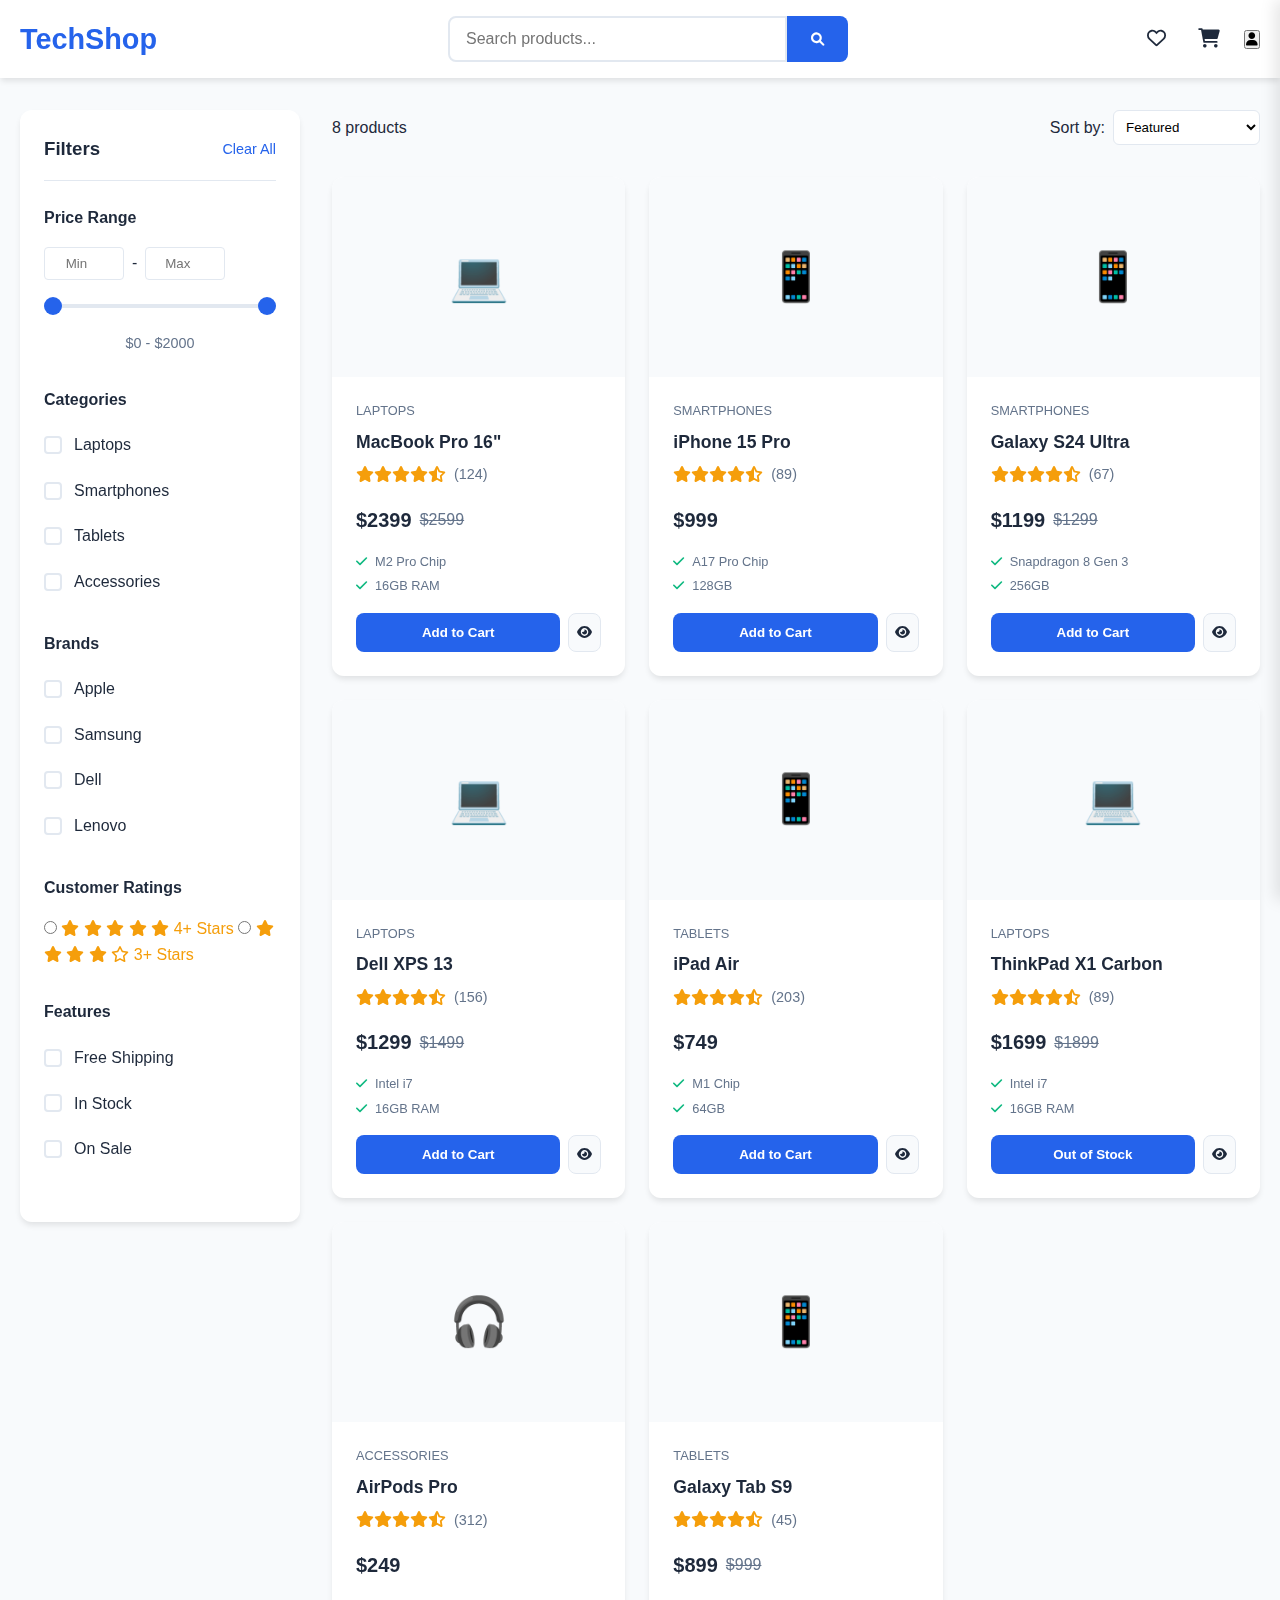
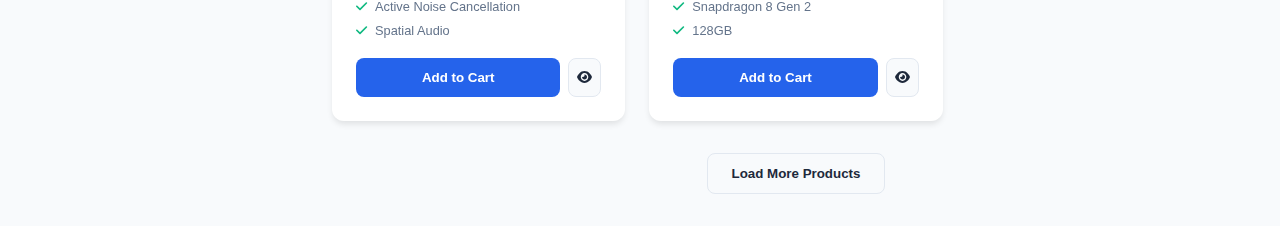
<file: E-commerce/index.html>
<!DOCTYPE html>
<html lang="en">
<head>
    <meta charset="UTF-8">
    <meta name="viewport" content="width=device-width, initial-scale=1.0">
    <title>TechShop - Enhanced E-commerce Experience</title>
    <link rel="stylesheet" href="smth.css">
    <link href="https://cdnjs.cloudflare.com/ajax/libs/font-awesome/6.0.0/css/all.min.css" rel="stylesheet">
</head>
<body>
    <!-- Header -->
    <header class="header">
        <div class="container">
            <div class="header-content">
                <div class="logo">
                    <h1>TechShop</h1>
                </div>
                <div class="search-bar">
                    <input type="text" placeholder="Search products..." id="searchInput">
                    <button class="search-btn">
                        <i class="fas fa-search"></i>
                    </button>
                </div>
                <div class="header-actions">
                    <button class="icon-btn" id="wishlistBtn">
                        <i class="far fa-heart"></i>
                        <span class="badge">0</span>
                    </button>
                    <button class="icon-btn" id="cartBtn">
                        <i class="fas fa-shopping-cart"></i>
                        <span class="badge">0</span>
                    </button>
                    <button class="user-btn">
                        <i class="fas fa-user"></i>
                    </button>
                </div>
            </div>
        </div>
    </header>

    <!-- Main Content -->
    <main class="main">
        <div class="container">
            <div class="shop-layout">
                <!-- Sidebar Filters -->
                <aside class="filters-sidebar">
                    <div class="filters-header">
                        <h3>Filters</h3>
                        <button class="clear-filters" id="clearFilters">Clear All</button>
                    </div>

                    <!-- Price Range -->
                    <div class="filter-group">
                        <h4>Price Range</h4>
                        <div class="price-inputs">
                            <input type="number" placeholder="Min" id="priceMin">
                            <span>-</span>
                            <input type="number" placeholder="Max" id="priceMax">
                        </div>
                        <div class="price-slider">
                            <input type="range" min="0" max="2000" value="0" class="slider" id="priceRangeMin">
                            <input type="range" min="0" max="2000" value="2000" class="slider" id="priceRangeMax">
                        </div>
                        <div class="price-display">
                            <span id="priceDisplay">$0 - $2000</span>
                        </div>
                    </div>

                    <!-- Categories -->
                    <div class="filter-group">
                        <h4>Categories</h4>
                        <div class="filter-options">
                            <label class="filter-option">
                                <input type="checkbox" value="laptops">
                                <span class="checkmark"></span>
                                Laptops
                            </label>
                            <label class="filter-option">
                                <input type="checkbox" value="smartphones">
                                <span class="checkmark"></span>
                                Smartphones
                            </label>
                            <label class="filter-option">
                                <input type="checkbox" value="tablets">
                                <span class="checkmark"></span>
                                Tablets
                            </label>
                            <label class="filter-option">
                                <input type="checkbox" value="accessories">
                                <span class="checkmark"></span>
                                Accessories
                            </label>
                        </div>
                    </div>

                    <!-- Brands -->
                    <div class="filter-group">
                        <h4>Brands</h4>
                        <div class="filter-options">
                            <label class="filter-option">
                                <input type="checkbox" value="apple">
                                <span class="checkmark"></span>
                                Apple
                            </label>
                            <label class="filter-option">
                                <input type="checkbox" value="samsung">
                                <span class="checkmark"></span>
                                Samsung
                            </label>
                            <label class="filter-option">
                                <input type="checkbox" value="dell">
                                <span class="checkmark"></span>
                                Dell
                            </label>
                            <label class="filter-option">
                                <input type="checkbox" value="lenovo">
                                <span class="checkmark"></span>
                                Lenovo
                            </label>
                        </div>
                    </div>

                    <!-- Ratings -->
                    <div class="filter-group">
                        <h4>Customer Ratings</h4>
                        <div class="rating-options">
                            <label class="rating-option">
                                <input type="radio" name="rating" value="4">
                                <span class="stars">
                                    <i class="fas fa-star"></i>
                                    <i class="fas fa-star"></i>
                                    <i class="fas fa-star"></i>
                                    <i class="fas fa-star"></i>
                                    <i class="fas fa-star"></i>
                                    4+ Stars
                                </span>
                            </label>
                            <label class="rating-option">
                                <input type="radio" name="rating" value="3">
                                <span class="stars">
                                    <i class="fas fa-star"></i>
                                    <i class="fas fa-star"></i>
                                    <i class="fas fa-star"></i>
                                    <i class="fas fa-star"></i>
                                    <i class="far fa-star"></i>
                                    3+ Stars
                                </span>
                            </label>
                        </div>
                    </div>

                    <!-- Features -->
                    <div class="filter-group">
                        <h4>Features</h4>
                        <div class="filter-options">
                            <label class="filter-option">
                                <input type="checkbox" value="free-shipping">
                                <span class="checkmark"></span>
                                Free Shipping
                            </label>
                            <label class="filter-option">
                                <input type="checkbox" value="in-stock">
                                <span class="checkmark"></span>
                                In Stock
                            </label>
                            <label class="filter-option">
                                <input type="checkbox" value="on-sale">
                                <span class="checkmark"></span>
                                On Sale
                            </label>
                        </div>
                    </div>
                </aside>

                <!-- Products Section -->
                <section class="products-section">
                    <div class="products-header">
                        <div class="results-info">
                            <span id="resultsCount">24 products</span>
                            <span id="activeFilters" class="active-filters"></span>
                        </div>
                        <div class="sort-options">
                            <label for="sortSelect">Sort by:</label>
                            <select id="sortSelect">
                                <option value="featured">Featured</option>
                                <option value="price-low">Price: Low to High</option>
                                <option value="price-high">Price: High to Low</option>
                                <option value="rating">Customer Rating</option>
                                <option value="newest">Newest First</option>
                                <option value="name">Product Name</option>
                            </select>
                        </div>
                    </div>

                    <div class="products-grid" id="productsGrid">
                        <!-- Products will be dynamically loaded here -->
                    </div>

                    <div class="load-more">
                        <button id="loadMore" class="btn secondary">Load More Products</button>
                    </div>
                </section>
            </div>
        </div>
    </main>

    <!-- Quick View Modal -->
    <div id="quickViewModal" class="modal">
        <div class="modal-content">
            <span class="close">&times;</span>
            <div class="quick-view-content" id="quickViewContent">
                <!-- Quick view content will be loaded here -->
            </div>
        </div>
    </div>

    <!-- Cart Sidebar -->
    <div id="cartSidebar" class="cart-sidebar">
        <div class="cart-header">
            <h3>Your Cart</h3>
            <button class="close-cart">&times;</button>
        </div>
        <div class="cart-content">
            <div class="cart-items" id="cartItems">
                <!-- Cart items will be loaded here -->
            </div>
            <div class="cart-summary">
                <div class="cart-total">
                    <span>Subtotal:</span>
                    <span id="cartSubtotal">$0.00</span>
                </div>
                <button class="btn primary checkout-btn" id="checkoutBtn">Proceed to Checkout</button>
            </div>
        </div>
    </div>

    <!-- Checkout Modal -->
    <div id="checkoutModal" class="modal">
        <div class="modal-content checkout-modal">
            <span class="close">&times;</span>
            <div class="checkout-steps">
                <div class="step active" data-step="1">
                    <span>1</span>
                    Shipping
                </div>
                <div class="step" data-step="2">
                    <span>2</span>
                    Payment
                </div>
                <div class="step" data-step="3">
                    <span>3</span>
                    Review
                </div>
            </div>

            <form id="checkoutForm" class="checkout-form">
                <!-- Step 1: Shipping -->
                <div class="checkout-step active" id="step1">
                    <h3>Shipping Information</h3>
                    <div class="form-grid">
                        <div class="form-group">
                            <label>Full Name</label>
                            <input type="text" required>
                        </div>
                        <div class="form-group">
                            <label>Email</label>
                            <input type="email" required>
                        </div>
                        <div class="form-group">
                            <label>Address</label>
                            <input type="text" required>
                        </div>
                        <div class="form-group">
                            <label>City</label>
                            <input type="text" required>
                        </div>
                        <div class="form-group">
                            <label>ZIP Code</label>
                            <input type="text" required>
                        </div>
                    </div>
                    <div class="shipping-options">
                        <h4>Shipping Method</h4>
                        <label class="shipping-option">
                            <input type="radio" name="shipping" value="standard" checked>
                            <span class="radio-checkmark"></span>
                            Standard Shipping (5-7 days) - Free
                        </label>
                        <label class="shipping-option">
                            <input type="radio" name="shipping" value="express">
                            <span class="radio-checkmark"></span>
                            Express Shipping (2-3 days) - $9.99
                        </label>
                    </div>
                    <button type="button" class="btn primary next-step" data-next="2">Continue to Payment</button>
                </div>

                <!-- Step 2: Payment -->
                <div class="checkout-step" id="step2">
                    <h3>Payment Method</h3>
                    <div class="payment-methods">
                        <label class="payment-method">
                            <input type="radio" name="payment" value="card" checked>
                            <span class="radio-checkmark"></span>
                            Credit/Debit Card
                        </label>
                        <label class="payment-method">
                            <input type="radio" name="payment" value="paypal">
                            <span class="radio-checkmark"></span>
                            PayPal
                        </label>
                        <label class="payment-method">
                            <input type="radio" name="payment" value="applepay">
                            <span class="radio-checkmark"></span>
                            Apple Pay
                        </label>
                    </div>
                    
                    <div class="card-form" id="cardForm">
                        <div class="form-group">
                            <label>Card Number</label>
                            <input type="text" placeholder="1234 5678 9012 3456" required>
                        </div>
                        <div class="form-row">
                            <div class="form-group">
                                <label>Expiry Date</label>
                                <input type="text" placeholder="MM/YY" required>
                            </div>
                            <div class="form-group">
                                <label>CVV</label>
                                <input type="text" placeholder="123" required>
                            </div>
                        </div>
                        <div class="form-group">
                            <label>Cardholder Name</label>
                            <input type="text" required>
                        </div>
                    </div>
                    
                    <div class="checkout-actions">
                        <button type="button" class="btn secondary prev-step" data-prev="1">Back</button>
                        <button type="button" class="btn primary next-step" data-next="3">Continue to Review</button>
                    </div>
                </div>

                <!-- Step 3: Review -->
                <div class="checkout-step" id="step3">
                    <h3>Order Review</h3>
                    <div class="order-summary">
                        <div class="order-items" id="orderItems">
                            <!-- Order items will be loaded here -->
                        </div>
                        <div class="order-totals">
                            <div class="total-row">
                                <span>Subtotal:</span>
                                <span id="reviewSubtotal">$0.00</span>
                            </div>
                            <div class="total-row">
                                <span>Shipping:</span>
                                <span id="reviewShipping">$0.00</span>
                            </div>
                            <div class="total-row grand-total">
                                <span>Total:</span>
                                <span id="reviewTotal">$0.00</span>
                            </div>
                        </div>
                    </div>
                    <div class="checkout-actions">
                        <button type="button" class="btn secondary prev-step" data-prev="2">Back</button>
                        <button type="submit" class="btn success" id="placeOrder">
                            <i class="fas fa-lock"></i>
                            Place Order
                        </button>
                    </div>
                </div>
            </form>
        </div>
    </div>

    <!-- Toast Notifications -->
    <div id="toast" class="toast"></div>

    <script src="smth.js"></script>
</body>
</html>
</file>
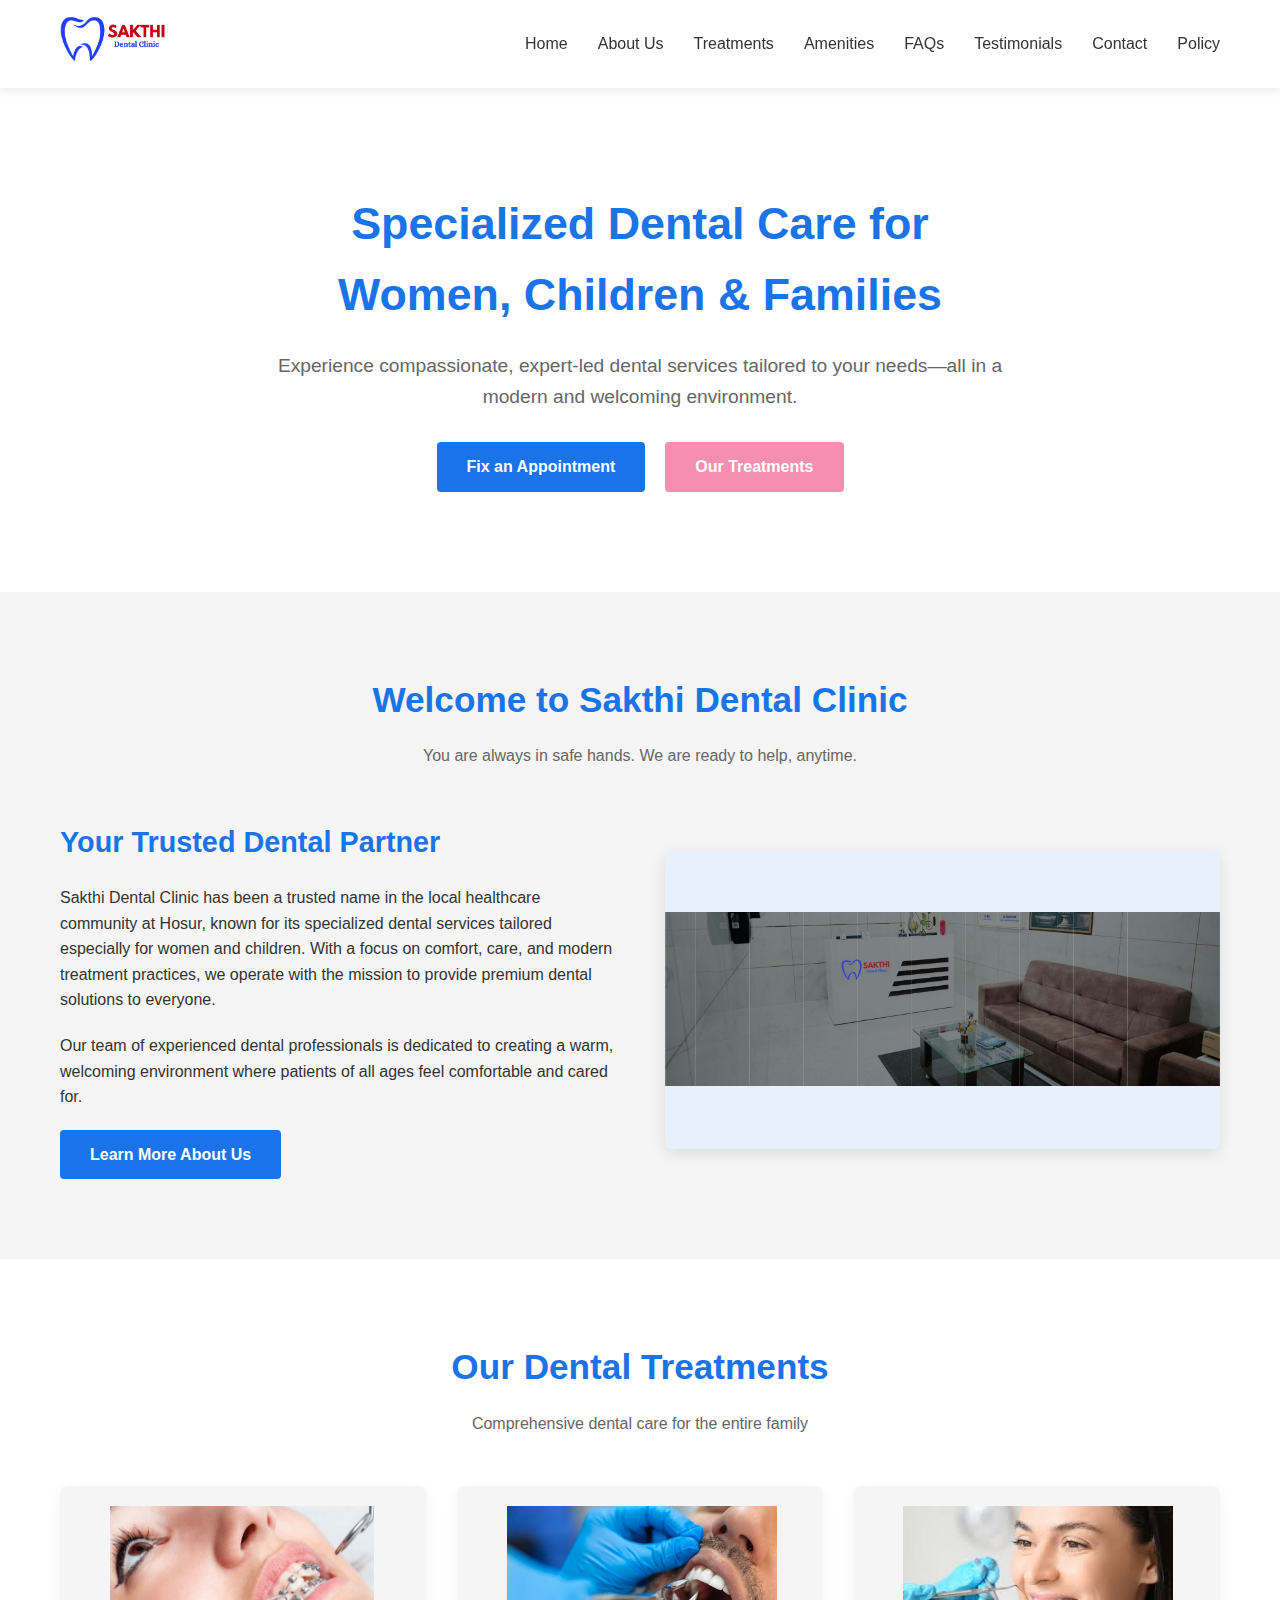
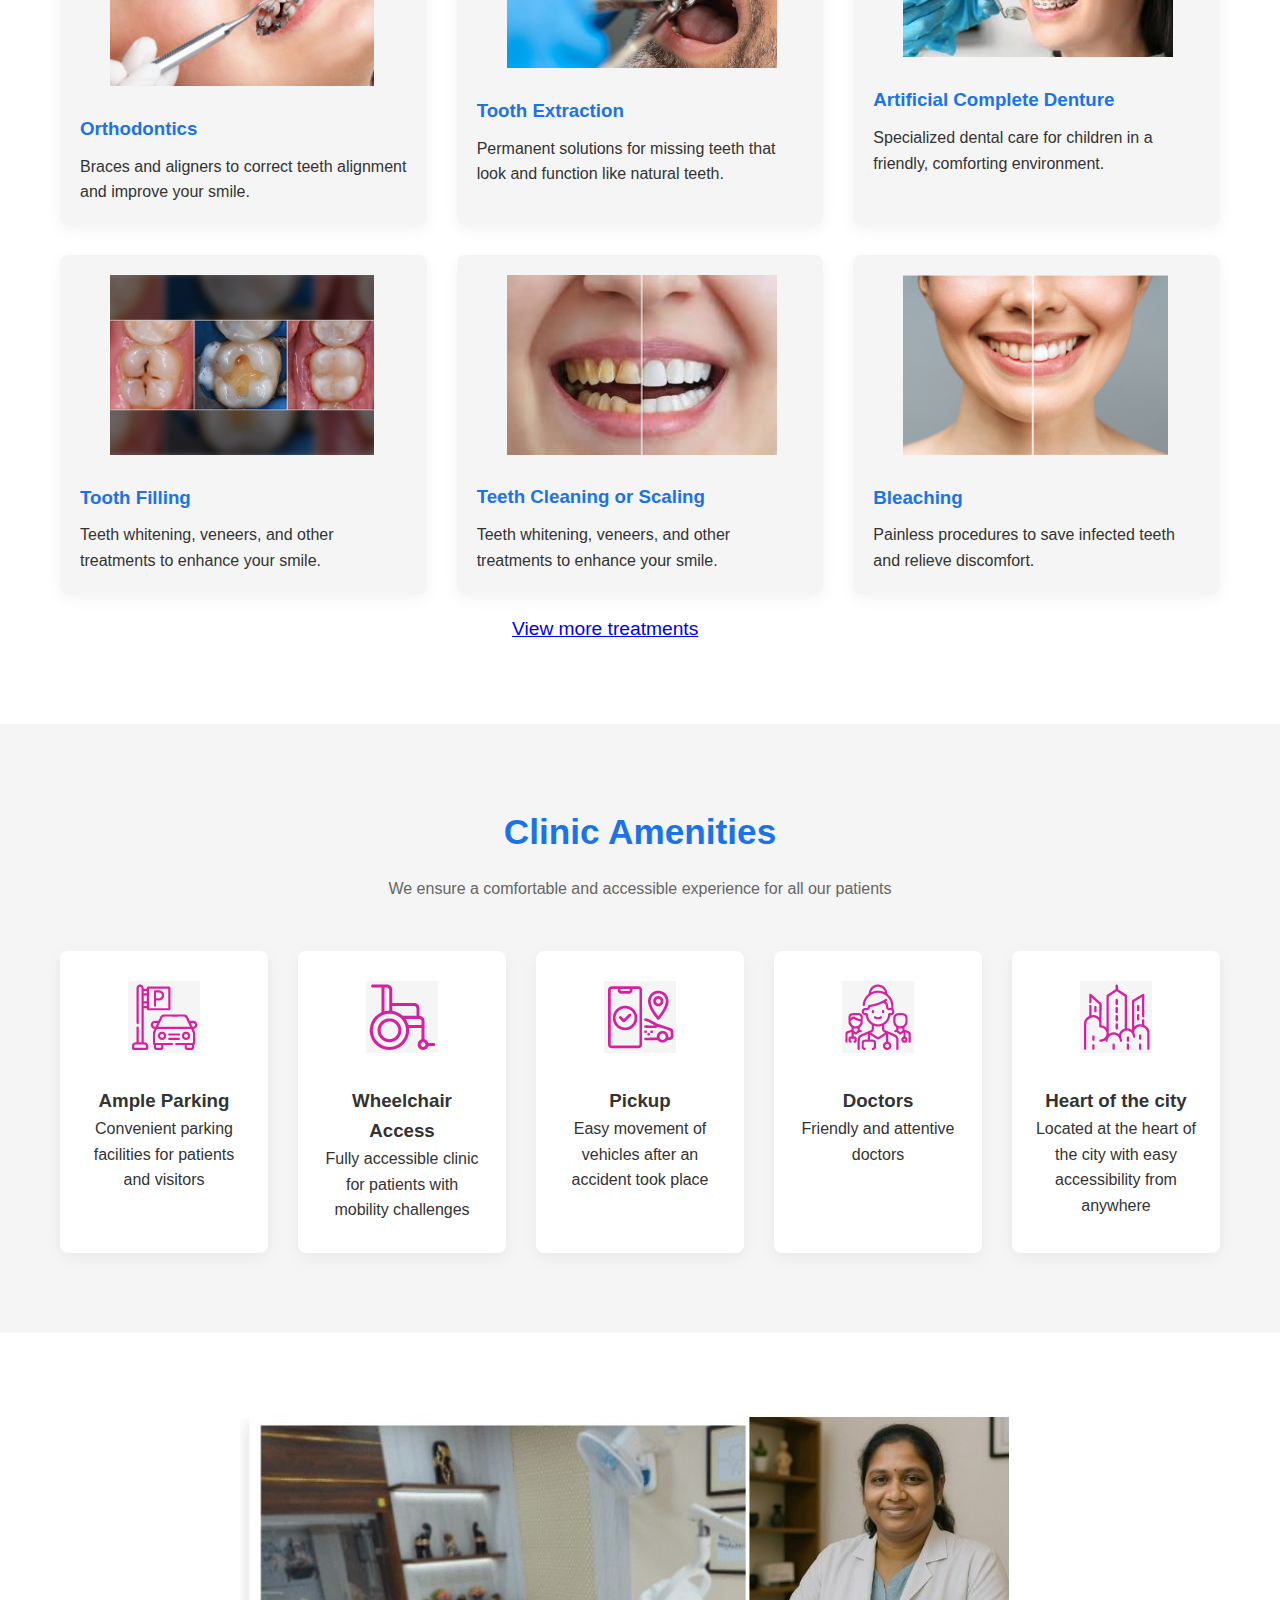
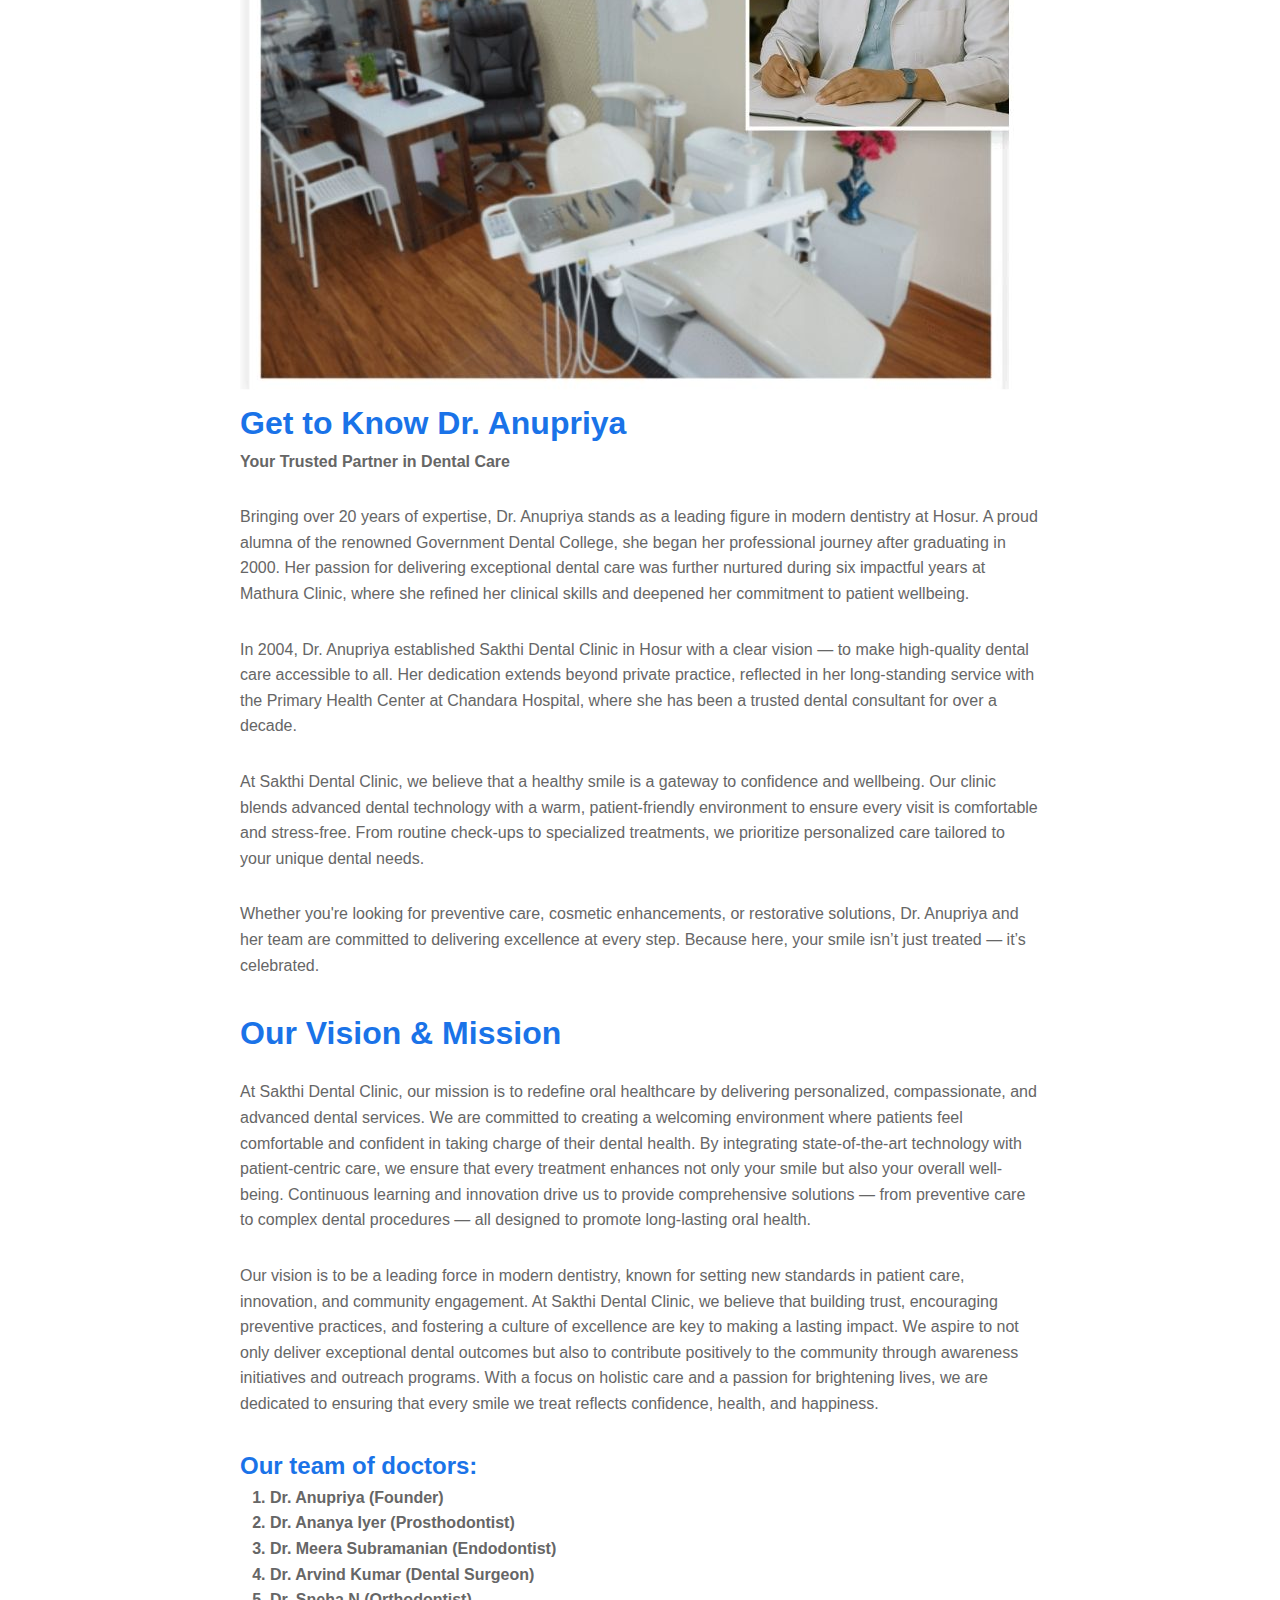
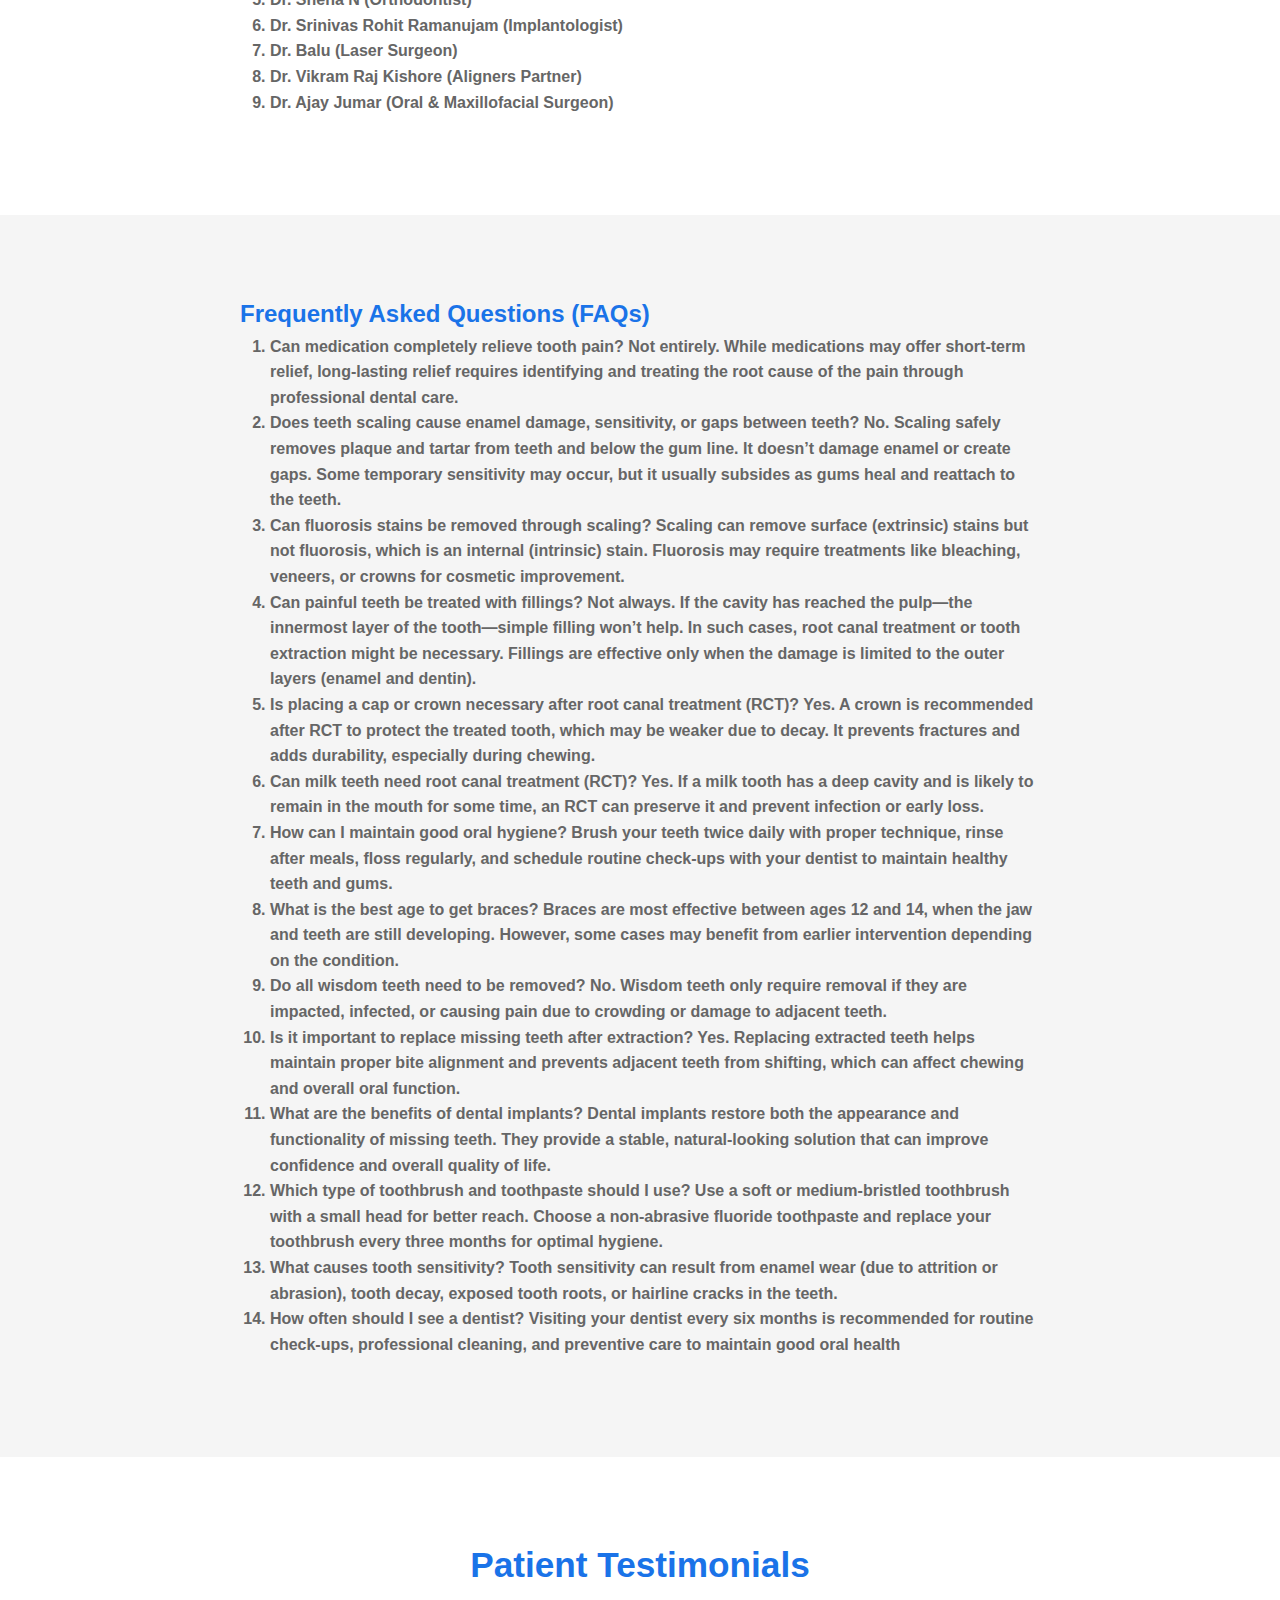
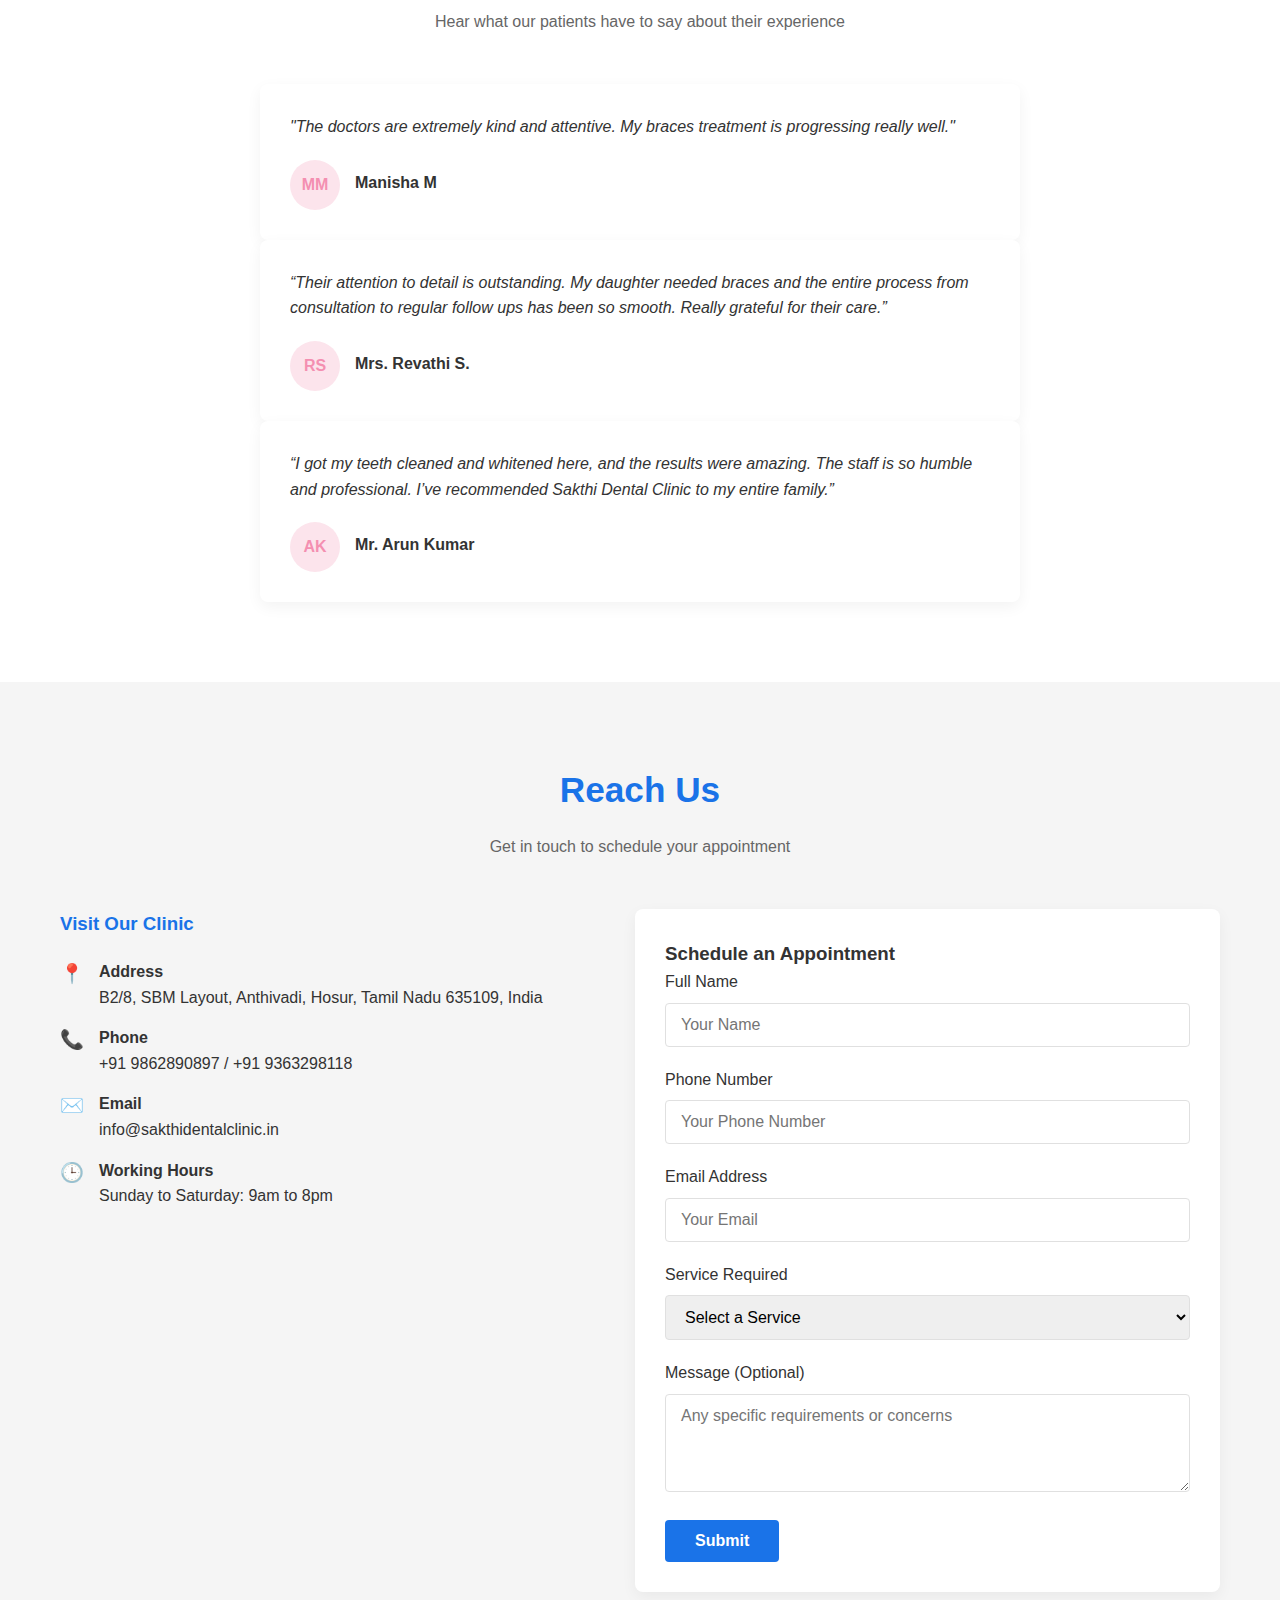
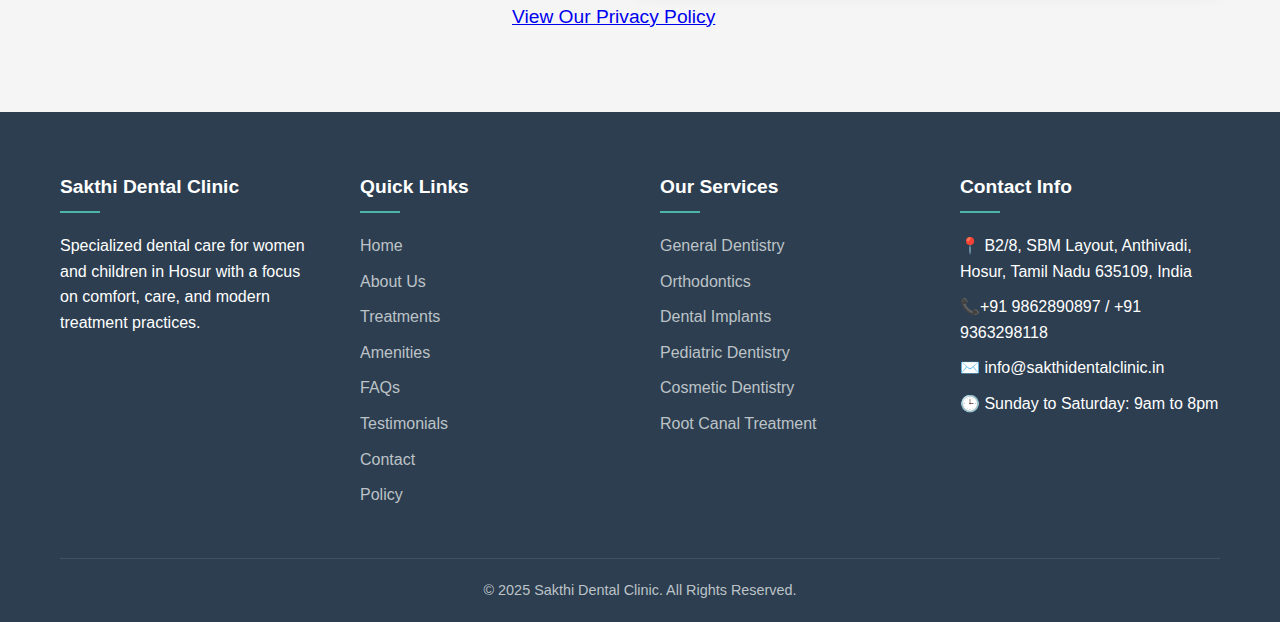
<file: sakini/index.html>
<!DOCTYPE html>
<html lang="en">
<head>
    <meta charset="UTF-8">
    <meta name="viewport" content="width=device-width, initial-scale=1.0">
    <title>Sakthi Dental Clinic | Specialized Dental Care for Women & Children</title>
    <link rel="stylesheet" type="text/css" href="style.css">
</head>
<body>
    <!-- Header -->
    <header>
        <div class="container header-container">
            <div class="logo">
                <!-- Placeholder for logo -->
            <div>
                <img src="images/SDC Logo.png">
            </div>
            </div>
            <button class="mobile-menu-btn">☰</button>
            <nav>
                <ul>
                    <li><a href="#home">Home</a></li>
                    <li><a href="#about">About Us</a></li>
                    <li><a href="#treatments">Treatments</a></li>
                    <li><a href="#amenities">Amenities</a></li>
                    <li><a href="#faq">FAQs</a></li>
                    <li><a href="#testimonials">Testimonials</a></li>
                    <li><a href="#contact">Contact</a></li>
                    <li><a href="#policy">Policy</a></li>
                </ul>
            </nav>
        </div>
    </header>

    <!-- Hero Section -->
    <section class="hero" id="home">
        <div class="container hero-content">
            <h1>Specialized Dental Care for Women, Children & Families </h1>
            <p>Experience compassionate, expert-led dental services tailored to your needs—all in a modern and welcoming environment.</p>
            <div class="hero-btns">
                <a href="#appointment" class="btn">Fix an Appointment</a>
                <a href="#treatments" class="btn btn-secondary">Our Treatments</a>
            </div>
        </div>
    </section>

    <!-- About Section -->
    <section class="about" id="about">
        <div class="container">
            <div class="section-title">
                <h2>Welcome to Sakthi Dental Clinic</h2>
                <p>You are always in safe hands. We are ready to help, anytime.</p>
            </div>
            <div class="about-content">
                <div class="about-text">
                    <h3>Your Trusted Dental Partner</h3>
                    <p>Sakthi Dental Clinic has been a trusted name in the local healthcare community at Hosur, known for its specialized dental services tailored especially for women and children. With a focus on comfort, care, and modern treatment practices, we operate with the mission to provide premium dental solutions to everyone.</p>
                    <p>Our team of experienced dental professionals is dedicated to creating a warm, welcoming environment where patients of all ages feel comfortable and cared for.</p>
                    <a href="#about-more" class="btn">Learn More About Us</a>
                </div>
                <div class="about-image">
                    <!-- Placeholder for clinic image -->
                    <div style="width: 100%; height: 300px; background-color: var(--primary-light); display: flex; align-items: center; justify-content: center; color: var(--primary);">
                        <img src="images/Banner-Img-1.jpg" alt="Clinic Image" id="welcome">
                    </div>
                </div>
            </div>
        </div>
    </section>

    <!-- Treatments Section -->
    <section class="treatments" id="treatments">
        <div class="container">
            <div class="section-title">
                <h2>Our Dental Treatments</h2>
                <p>Comprehensive dental care for the entire family</p>
            </div>
            <div class="treatments-grid">
                <div class="treatment-card">
                    <img src="images/Orthodonic-Treatment.png" alt="Orthodonic-Treatment" class="treatments">
                    <div class="treatment-content">
                        <h3>Orthodontics</h3>
                        <p>Braces and aligners to correct teeth alignment and improve your smile.</p>
                    </div>
                </div>
                <div class="treatment-card">
                    <img src="images/Tooth-Extraction.jpg" alt="Orthodonic-Treatment" class="treatments">
                    <div class="treatment-content">
                        <h3>Tooth Extraction</h3>
                        <p>Permanent solutions for missing teeth that look and function like natural teeth.</p>
                    </div>
                </div>
                <div class="treatment-card">
                    <img src="images/auto-denture.jfif" alt="Orthodonic-Treatment" class="treatments">
                    <div class="treatment-content">
                        <h3>Artificial Complete Denture</h3>
                        <p>Specialized dental care for children in a friendly, comforting environment.</p>
                    </div>
                </div>
                <div class="treatment-card">
                    <img src="images/Tooth-Filling.jpg" alt="Orthodonic-Treatment" class="treatments">
                    <div class="treatment-content">
                        <h3>Tooth Filling</h3>
                        <p>Teeth whitening, veneers, and other treatments to enhance your smile.</p>
                    </div>
                </div>
                <div class="treatment-card">
                    <img src="images/Tooth cleaning.jfif" alt="Orthodonic-Treatment" class="treatments">
                    <div class="treatment-content">
                        <h3>Teeth Cleaning or Scaling</h3>
                        <p>Teeth whitening, veneers, and other treatments to enhance your smile.</p>
                    </div>
                </div>
                <div class="treatment-card">
                    <img src="images/Bleaching.png" alt="Orthodonic-Treatment" class="treatments">
                    <div class="treatment-content">
                        <h3>Bleaching</h3>
                        <p>Painless procedures to save infected teeth and relieve discomfort.</p>
                    </div>
                </div>
            </div>
        </div>
            <a href="treatments.html" id="more-treatment" target="blank">View more treatments</a>
    </section>

    <!-- Amenities Section -->
    <section class="amenities" id="amenities">
        <div class="container">
            <div class="section-title">
                <h2>Clinic Amenities</h2>
                <p>We ensure a comfortable and accessible experience for all our patients</p>
            </div>
            <div class="amenities-grid">
                <div class="amenity-card">
                    <div class="amenity-icon">
                        <img src="images/Icon-parking.png" alt="Parking" class="amenities">
                    </div>
                    <h3>Ample Parking</h3>
                    <p>Convenient parking facilities for patients and visitors</p>
                </div>
                <div class="amenity-card">
                    <div class="amenity-icon">
                        <img src="images/Icon-wheel-chair.png" alt="Wheelchair" class="amenities">
                    </div>
                    <h3>Wheelchair Access</h3>
                    <p>Fully accessible clinic for patients with mobility challenges</p>
                </div>
                <div class="amenity-card">
                    <div class="amenity-icon">
                        <img src="images/Icon-pickup.png" alt="Pickup" class="amenities">
                    </div>
                    <h3>Pickup</h3>
                    <p>Easy movement of vehicles after an accident took place</p>
                </div>
                <div class="amenity-card">
                    <div class="amenity-icon">
                        <img src="images/Icon-doctors.png" alt="doctors" class="amenities">
                    </div>
                    <h3>Doctors</h3>
                    <p>Friendly and attentive doctors</p>
                </div>
                <div class="amenity-card">
                    <div class="amenity-icon">
                        <img src="images/Icon-city-center.png" alt="Ample Parking" class="amenities">
                    </div>
                    <h3>Heart of the city</h3>
                    <p>Located at the heart of the city with easy accessibility from anywhere</p>
                </div>
            </div>
        </div>
    </section>

    <section class="our-doctors" id="doctors">
        <div class="doc-info">
            <img src="images/Dr Anupriya.jpg" alt="Image of Dr.Anupriya" id="drAnupriya">
            <h2>Get to Know Dr. Anupriya<p>Your Trusted Partner in Dental Care</p></h2>
            <p>Bringing over 20 years of expertise, Dr. Anupriya stands as a leading figure in modern dentistry at Hosur. A proud alumna of the renowned Government Dental College, she began her professional journey after graduating in 2000. Her passion for delivering exceptional dental care was further nurtured during six impactful years at Mathura Clinic, where she refined her clinical skills and deepened her commitment to patient wellbeing.</p>

            <p>In 2004, Dr. Anupriya established Sakthi Dental Clinic in Hosur with a clear vision — to make high-quality dental care accessible to all. Her dedication extends beyond private practice, reflected in her long-standing service with the Primary Health Center at Chandara Hospital, where she has been a trusted dental consultant for over a decade.</p>

            <p>At Sakthi Dental Clinic, we believe that a healthy smile is a gateway to confidence and wellbeing. Our clinic blends advanced dental technology with a warm, patient-friendly environment to ensure every visit is comfortable and stress-free. From routine check-ups to specialized treatments, we prioritize personalized care tailored to your unique dental needs.</p>

            <p>Whether you're looking for preventive care, cosmetic enhancements, or restorative solutions, Dr. Anupriya and her team are committed to delivering excellence at every step. Because here, your smile isn’t just treated — it’s celebrated.</p>

            <h2>Our Vision & Mission</h2>
            <p>At Sakthi Dental Clinic, our mission is to redefine oral healthcare by delivering personalized, compassionate, and advanced dental services. We are committed to creating a welcoming environment where patients feel comfortable and confident in taking charge of their dental health. By integrating state-of-the-art technology with patient-centric care, we ensure that every treatment enhances not only your smile but also your overall well-being. Continuous learning and innovation drive us to provide comprehensive solutions — from preventive care to complex dental procedures — all designed to promote long-lasting oral health.</p>

            <p>Our vision is to be a leading force in modern dentistry, known for setting new standards in patient care, innovation, and community engagement. At Sakthi Dental Clinic, we believe that building trust, encouraging preventive practices, and fostering a culture of excellence are key to making a lasting impact. We aspire to not only deliver exceptional dental outcomes but also to contribute positively to the community through awareness initiatives and outreach programs. With a focus on holistic care and a passion for brightening lives, we are dedicated to ensuring that every smile we treat reflects confidence, health, and happiness.</p>

            <ol>
                <h3>Our team of doctors:</h3>
                <li>Dr. Anupriya (Founder)</li>
                <li>Dr. Ananya Iyer (Prosthodontist)</li> 
                <li>Dr. Meera Subramanian (Endodontist)</li> 
                <li>Dr. Arvind Kumar (Dental Surgeon)</li> 
                <li>Dr. Sneha N (Orthodontist)</li> 
                <li>Dr. Srinivas Rohit Ramanujam (Implantologist)</li> 
                <li>Dr. Balu (Laser Surgeon)</li> 
                <li>Dr. Vikram Raj Kishore (Aligners Partner)</li> 
                <li>Dr. Ajay Jumar (Oral & Maxillofacial Surgeon)</li>
            </ol>
        </div>
    </section>

    <section class="FAQs" id="faq">
        <div class="faq-container">
            <ol><h3>Frequently Asked Questions (FAQs)</h3>                 
                <li>Can medication completely relieve tooth pain? 
                 Not entirely. While medications may offer short-term relief, long-lasting relief requires identifying and treating the root cause of the pain through professional dental care.</li> 
                <li>Does teeth scaling cause enamel damage, sensitivity, or gaps between teeth? 
                 No. Scaling safely removes plaque and tartar from teeth and below the gum line. It doesn’t damage enamel or create gaps. Some temporary sensitivity may occur, but it usually subsides as gums heal and reattach to the teeth.</li> 
                <li>Can fluorosis stains be removed through scaling? 
                 Scaling can remove surface (extrinsic) stains but not fluorosis, which is an internal (intrinsic) stain. 
                Fluorosis may require treatments like bleaching, veneers, or crowns for cosmetic improvement.</li> 
                <li>Can painful teeth be treated with fillings? 
                 Not always. If the cavity has reached the pulp—the innermost layer of the tooth—simple filling won’t help. In such cases, root canal treatment or tooth extraction might be necessary. Fillings are effective only when the damage is limited to the outer layers (enamel and dentin).</li>
                <li>Is placing a cap or crown necessary after root canal treatment (RCT)? 
                 Yes. A crown is recommended after RCT to protect the treated tooth, which may be weaker due to decay. 
                It prevents fractures and adds durability, especially during chewing.</li> 
                <li>Can milk teeth need root canal treatment (RCT)? 
                 Yes. If a milk tooth has a deep cavity and is likely to remain in the mouth for some time, an RCT can preserve it and prevent infection or early loss.</li> 
                <li>How can I maintain good oral hygiene? 
                 Brush your teeth twice daily with proper technique, rinse after meals, floss regularly, and schedule routine check-ups with your dentist to maintain healthy teeth and gums.</li> 
                <li>What is the best age to get braces? 
                 Braces are most effective between ages 12 and 14, when the jaw and teeth are still developing. However, some cases may benefit from earlier intervention depending on the condition.</li> 
                <li>Do all wisdom teeth need to be removed? 
                 No. Wisdom teeth only require removal if they are impacted, infected, or causing pain due to crowding or damage to adjacent teeth.</li> 
                <li>Is it important to replace missing teeth after extraction? 
                 Yes. Replacing extracted teeth helps maintain proper bite alignment and prevents adjacent teeth from shifting, which can affect chewing and overall oral function.</li>
                <li>What are the benefits of dental implants? 
                 Dental implants restore both the appearance and functionality of missing teeth. They provide a stable, natural-looking solution that can improve confidence and overall quality of life.</li>
                <li>Which type of toothbrush and toothpaste should I use?
                 Use a soft or medium-bristled toothbrush with a small head for better reach. Choose a non-abrasive fluoride toothpaste and replace your toothbrush every three months for optimal hygiene.</li> 
                <li>What causes tooth sensitivity? 
                 Tooth sensitivity can result from enamel wear (due to attrition or abrasion), tooth decay, exposed tooth roots, or hairline cracks in the teeth.</li> 
                <li>How often should I see a dentist? 
                 Visiting your dentist every six months is recommended for routine check-ups, professional cleaning, and preventive care to maintain good oral health</li>
            </ol>
        </div>
    </section>

    <!-- Testimonials Section -->
    <section class="testimonials" id="testimonials">
        <div class="container">
            <div class="section-title">
                <h2>Patient Testimonials</h2>
                <p>Hear what our patients have to say about their experience</p>
            </div>
            <div class="testimonials-container">
                <div class="testimonial-card">
                    <div class="testimonial-text">
                        "The doctors are extremely kind and attentive. My braces treatment is progressing really well."
                    </div>
                    <div class="testimonial-author">
                        <div class="author-avatar">MM</div>
                        <div class="author-info">
                            <h4>Manisha M</h4>
                        </div>
                    </div>
                </div>
                <div class="testimonial-card">
                    <div class="testimonial-text">
                        “Their attention to detail is outstanding. My daughter needed braces and the entire process from consultation to regular follow ups has been so smooth. Really grateful for their care.”
                    </div>
                    <div class="testimonial-author">
                        <div class="author-avatar">RS</div>
                        <div class="author-info">
                            <h4>Mrs. Revathi S.</h4>
                        </div>
                    </div>
                </div>
                <div class="testimonial-card">
                    <div class="testimonial-text">
                       “I got my teeth cleaned and whitened here, and the results were amazing. The staff is so humble and professional. I’ve recommended Sakthi Dental Clinic to my entire family.”
                    </div>
                    <div class="testimonial-author">
                        <div class="author-avatar">AK</div>
                        <div class="author-info">
                            <h4>Mr. Arun Kumar</h4>
                        </div>
                    </div>
                </div>
            </div>
        </div>
    </section>

    <!-- Contact Section -->
    <section class="contact" id="contact">
        <div class="container">
            <div class="section-title">
                <h2>Reach Us</h2>
                <p>Get in touch to schedule your appointment</p>
            </div>
            <div class="contact-container">
                <div class="contact-info">
                    <h3>Visit Our Clinic</h3>
                    <div class="contact-details">
                        <div class="contact-item">
                            <div class="contact-icon">📍</div>
                            <div>
                                <h4>Address</h4>
                                <p>B2/8, SBM Layout, Anthivadi, Hosur, Tamil Nadu 635109, India</p>
                            </div>
                        </div>
                        <div class="contact-item">
                            <div class="contact-icon">📞</div>
                            <div>
                                <h4>Phone</h4>
                                <p>+91 9862890897 / +91 9363298118</p>
                            </div>
                        </div>
                        <div class="contact-item">
                            <div class="contact-icon">✉️</div>
                            <div>
                                <h4>Email</h4>
                                <p>info@sakthidentalclinic.in</p>
                            </div>
                        </div>
                        <div class="contact-item">
                            <div class="contact-icon">🕒</div>
                            <div>
                                <h4>Working Hours</h4>
                                <p>Sunday to Saturday: 9am to 8pm</p>
                            </div>
                        </div>
                    </div>
                </div>
                <div class="contact-form">
                    <h3>Schedule an Appointment</h3>
                    <form>
                        <div class="form-group">
                            <label for="name">Full Name</label>
                            <input type="text" id="name" required class="form-control" placeholder="Your Name">
                        </div>
                        <div class="form-group">
                            <label for="phone">Phone Number</label>
                            <input type="tel" id="phone" required class="form-control" placeholder="Your Phone Number">
                        </div>
                        <div class="form-group">
                            <label for="email">Email Address</label>
                            <input type="email" id="email" required class="form-control" placeholder="Your Email">
                        </div>
                        <div class="form-group">
                            <label for="service">Service Required</label>
                            <select id="service" class="form-control">
                                <option value="">Select a Service</option>
                                <option value="consultation">General Consultation</option>
                                <option value="cleaning">Teeth Cleaning</option>
                                <option value="ortho">Orthodontics</option>
                                <option value="implant">Dental Implants</option>
                                <option value="pediatric">Pediatric Dentistry</option>
                                <option value="other">Other</option>
                            </select>
                        </div>
                        <div class="form-group">
                            <label for="message">Message (Optional)</label>
                            <textarea id="message" class="form-control" rows="4" placeholder="Any specific requirements or concerns"></textarea>
                        </div>
                        <button type="submit" class="btn">Submit</button>
                    </form>
                </div>
            </div>
        </div>
        <a href="policy.html" class="Ppolicy" id="policy" target="blank">View Our Privacy Policy</a>
    </section>

    <!-- Footer -->
    <footer>
        <div class="container">
            <div class="footer-container">
                <div class="footer-col">
                    <h3>Sakthi Dental Clinic</h3>
                    <p>Specialized dental care for women and children in Hosur with a focus on comfort, care, and modern treatment practices.</p>
                </div>
                <div class="footer-col">
                    <h3>Quick Links</h3>
                    <ul>
                        <li><a href="index.html#home" target="blank">Home</a></li>
                        <li><a href="index.html#about" target="blank">About Us</a></li>
                        <li><a href="index.html#treatments" target="blank">Treatments</a></li>
                        <li><a href="index.html#amenities" target="blank">Amenities</a></li>
                        <li><a href="index.html#faq" target="blank">FAQs</a></li>
                        <li><a href="index.html#testimonials" target="blank">Testimonials</a></li>
                        <li><a href="index.html#contact" target="blank">Contact</a></li>
                        <li><a href="index.html#policy" target="blank">Policy</a></li>
                    </ul>
                </div>
                <div class="footer-col">
                    <h3>Our Services</h3>
                    <ul>
                        <li><a href="#general">General Dentistry</a></li>
                        <li><a href="#ortho">Orthodontics</a></li>
                        <li><a href="#implants">Dental Implants</a></li>
                        <li><a href="#pediatric">Pediatric Dentistry</a></li>
                        <li><a href="#cosmetic">Cosmetic Dentistry</a></li>
                        <li><a href="#rootcanal">Root Canal Treatment</a></li>
                    </ul>
                </div>
                <div class="footer-col">
                    <h3>Contact Info</h3>
                    <ul>
                        <li>📍 B2/8, SBM Layout, Anthivadi, Hosur, Tamil Nadu 635109, India</li>
                        <li>📞+91 9862890897 / +91 9363298118</li>
                        <li>✉️ info@sakthidentalclinic.in</li>
                        <li>🕒 Sunday to Saturday: 9am to 8pm</li>
                    </ul>
                </div>
            </div>
            <div class="footer-bottom">
                <p>&copy; 2025 Sakthi Dental Clinic. All Rights Reserved.</p>
            </div>
        </div>
    </footer>
    <script type="text/javascript" src="script.js"></script>
</body>
</html>
</file>
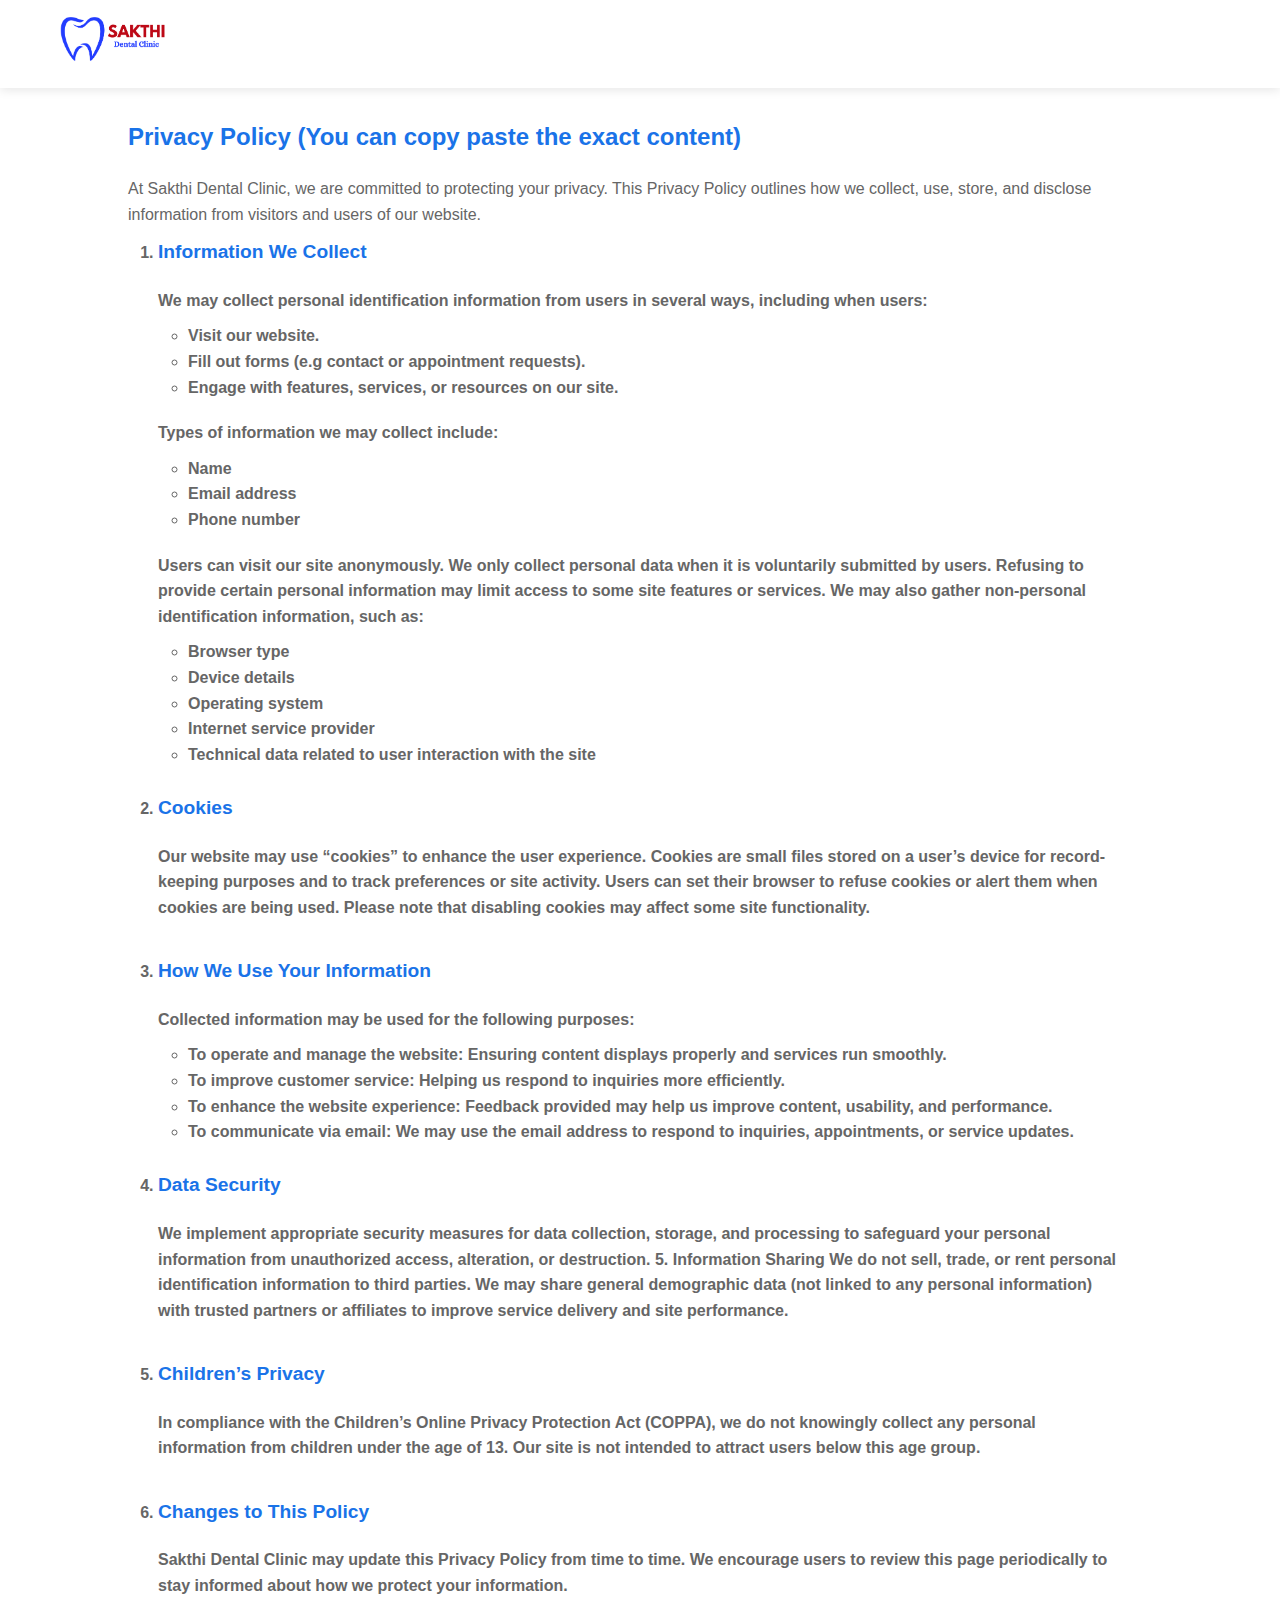
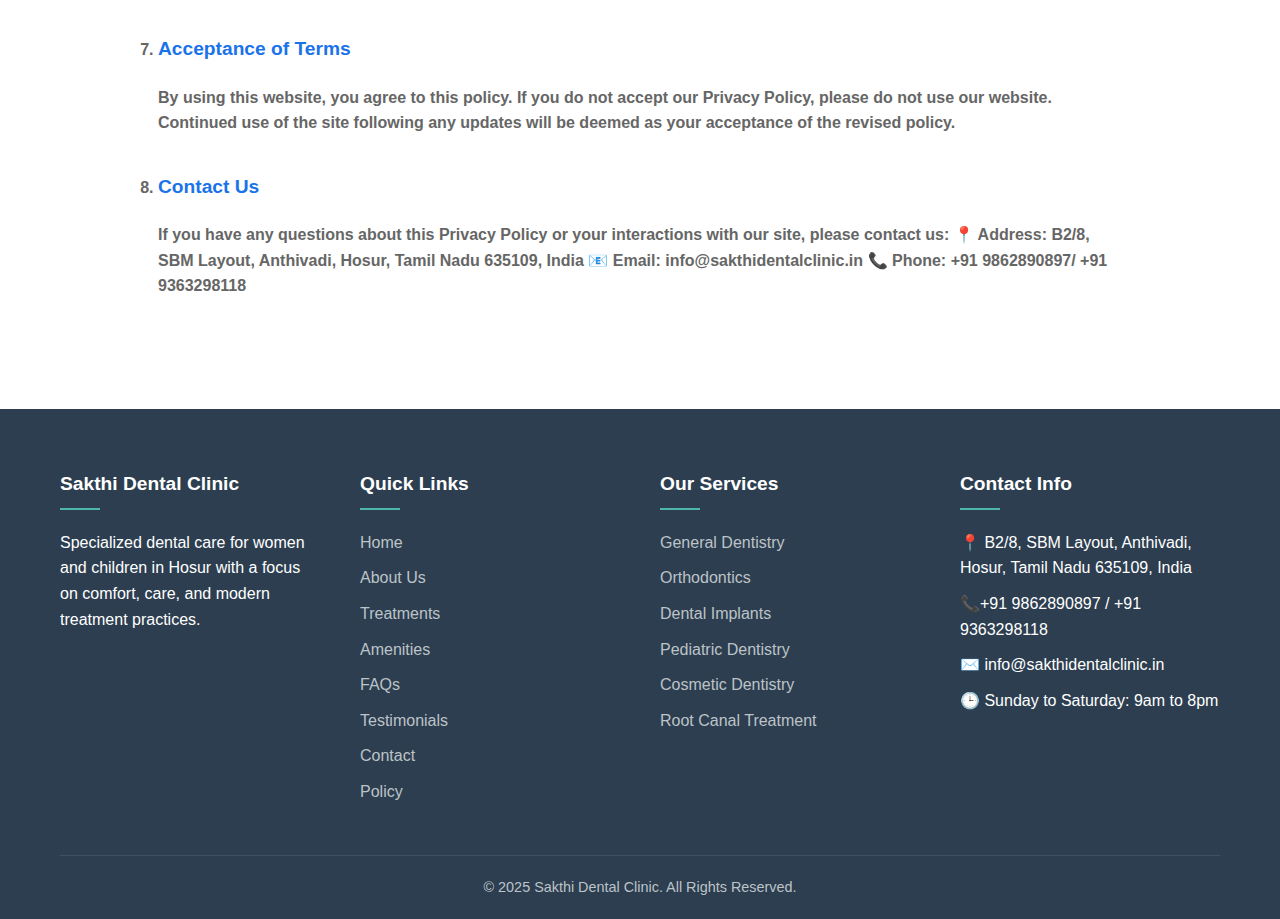
<file: sakini/policy.html>
<!DOCTYPE html>
<html lang="en">
<head>
    <meta charset="UTF-8">
    <meta name="viewport" content="width=device-width, initial-scale=1.0">
    <title>Sakthi Dental Clinic | Specialized Dental Care for Women & Children</title>
    <link rel="stylesheet" type="text/css" href="style.css">
</head>
<body>
    <!-- Header -->
    <header>
        <div class="container header-container">
            <div class="logo">
                <!-- Placeholder for logo -->
            <div>
                <img src="images/SDC Logo.png">
            </div>
            </div>
        </div>
    </header>
    <section class="privacy">
        <div class="privacy-container">
            <ol><h3>Privacy Policy (You can copy paste the exact content)</h3>
                <p>At Sakthi Dental Clinic, we are committed to protecting your privacy. This Privacy Policy outlines how we collect, use, store, and disclose information from visitors and users of our website.</p>
                <li><ul><h4>Information We Collect</h4>
                    <p>We may collect personal identification information from users in several ways, including when users:</p>
                    <li>Visit our website.</li>
                    <li>Fill out forms (e.g contact or appointment requests).</li>
                    <li>Engage with features, services, or resources on our site.</li>
                    <p>Types of information we may collect include:</p>
                    <li>Name</li>
                    <li>Email address</li>
                    <li>Phone number</li>
                    <p>Users can visit our site anonymously. We only collect personal data when it is voluntarily submitted by users. Refusing to provide certain personal information may limit access to some site features or services. 
                    We may also gather non-personal identification information, such as:</p>
                    <li>Browser type</li>
                    <li>Device details</li>
                    <li>Operating system</li>
                    <li>Internet service provider</li>
                    <li>Technical data related to user interaction with the site</li>
                </ul></li><br>

                <li><h4>Cookies</h4>
                    <p>Our website may use “cookies” to enhance the user experience. Cookies are small files stored on a user’s device for record-keeping purposes and to track preferences or site activity. 
                    Users can set their browser to refuse cookies or alert them when cookies are being used. Please note that disabling cookies may affect some site functionality.</p>
                </li><br>

                <li><ul><h4>How We Use Your Information</h4>
                    <p>Collected information may be used for the following purposes:</p>
                    <li>To operate and manage the website: Ensuring content displays properly and services run smoothly.</li>
                    <li>To improve customer service: Helping us respond to inquiries more efficiently.</li>
                    <li>To enhance the website experience: Feedback provided may help us improve content, usability, and performance.</li>
                    <li>To communicate via email: We may use the email address to respond to inquiries, appointments, or service updates.</li>
                </ul></li><br>

                <li><h4>Data Security</h4>
                    <p>We implement appropriate security measures for data collection, storage, and processing to safeguard your personal information from unauthorized access, alteration, or destruction. 5. Information Sharing 
                    We do not sell, trade, or rent personal identification information to third parties. 
                    We may share general demographic data (not linked to any personal information) with trusted partners or affiliates to improve service delivery and site performance.</p>
                </li><br>

                <li><h4>Children’s Privacy</h4>
                    <p>In compliance with the Children’s Online Privacy Protection Act (COPPA), we do not knowingly collect any personal information from children under the age of 13. Our site is not intended to attract users below this age group.</p>
                </li><br>

                <li><h4>Changes to This Policy</h4>
                    <p>Sakthi Dental Clinic may update this Privacy Policy from time to time. We encourage users to review this page periodically to stay informed about how we protect your information.</p>
                </li><br>

                <li><h4>Acceptance of Terms</h4>
                    <p>By using this website, you agree to this policy. If you do not accept our Privacy Policy, please do not use our website. 
                    Continued use of the site following any updates will be deemed as your acceptance of the revised policy.</p>
                </li><br>

                <li><h4>Contact Us</h4>
                    <p>If you have any questions about this Privacy Policy or your interactions with our site, please contact us: 
                    📍 Address: B2/8, SBM Layout, Anthivadi, Hosur, Tamil Nadu 635109, India 
                    📧 Email: info@sakthidentalclinic.in 
                    📞 Phone: +91 9862890897/ +91 9363298118</p>
                </li>
            </ol>
        </div>
    </section>

    <!-- Footer -->
    <footer>
        <div class="container">
            <div class="footer-container">
                <div class="footer-col">
                    <h3>Sakthi Dental Clinic</h3>
                    <p>Specialized dental care for women and children in Hosur with a focus on comfort, care, and modern treatment practices.</p>
                </div>
                <div class="footer-col">
                    <h3>Quick Links</h3>
                    <ul>
                        <li><a href="index.html#home" target="blank">Home</a></li>
                        <li><a href="index.html#about" target="blank">About Us</a></li>
                        <li><a href="index.html#treatments" target="blank">Treatments</a></li>
                        <li><a href="index.html#amenities" target="blank">Amenities</a></li>
                        <li><a href="index.html#faq" target="blank">FAQs</a></li>
                        <li><a href="index.html#testimonials" target="blank">Testimonials</a></li>
                        <li><a href="index.html#contact" target="blank">Contact</a></li>
                        <li><a href="index.html#policy" target="blank">Policy</a></li>
                    </ul>                </div>
                <div class="footer-col">
                    <h3>Our Services</h3>
                    <ul>
                        <li><a href="#general">General Dentistry</a></li>
                        <li><a href="#ortho">Orthodontics</a></li>
                        <li><a href="#implants">Dental Implants</a></li>
                        <li><a href="#pediatric">Pediatric Dentistry</a></li>
                        <li><a href="#cosmetic">Cosmetic Dentistry</a></li>
                        <li><a href="#rootcanal">Root Canal Treatment</a></li>
                    </ul>
                </div>
                <div class="footer-col">
                    <h3>Contact Info</h3>
                    <ul>
                        <li>📍 B2/8, SBM Layout, Anthivadi, Hosur, Tamil Nadu 635109, India</li>
                        <li>📞+91 9862890897 / +91 9363298118</li>
                        <li>✉️ info@sakthidentalclinic.in</li>
                        <li>🕒 Sunday to Saturday: 9am to 8pm</li>
                    </ul>
                </div>
            </div>
            <div class="footer-bottom">
                <p>&copy; 2025 Sakthi Dental Clinic. All Rights Reserved.</p>
            </div>
        </div>
    </footer>
</body>
</html>
</file>
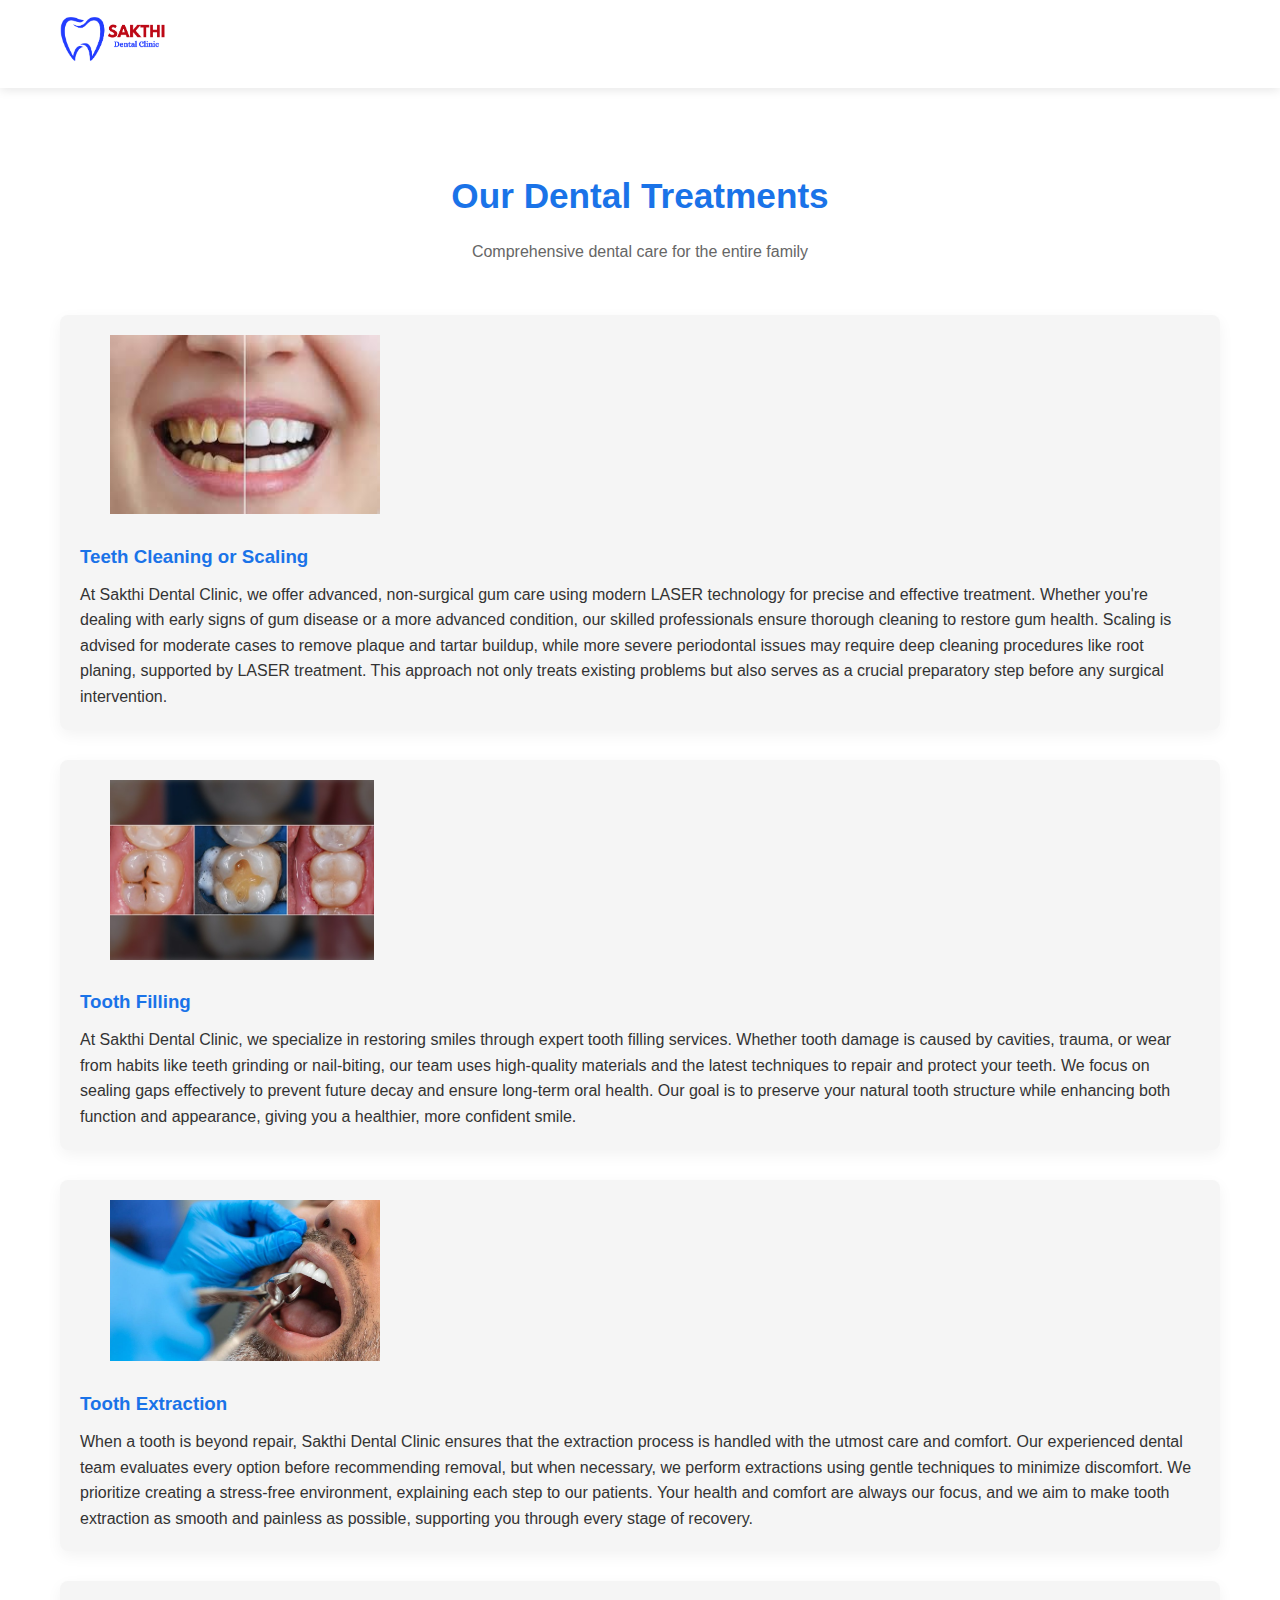
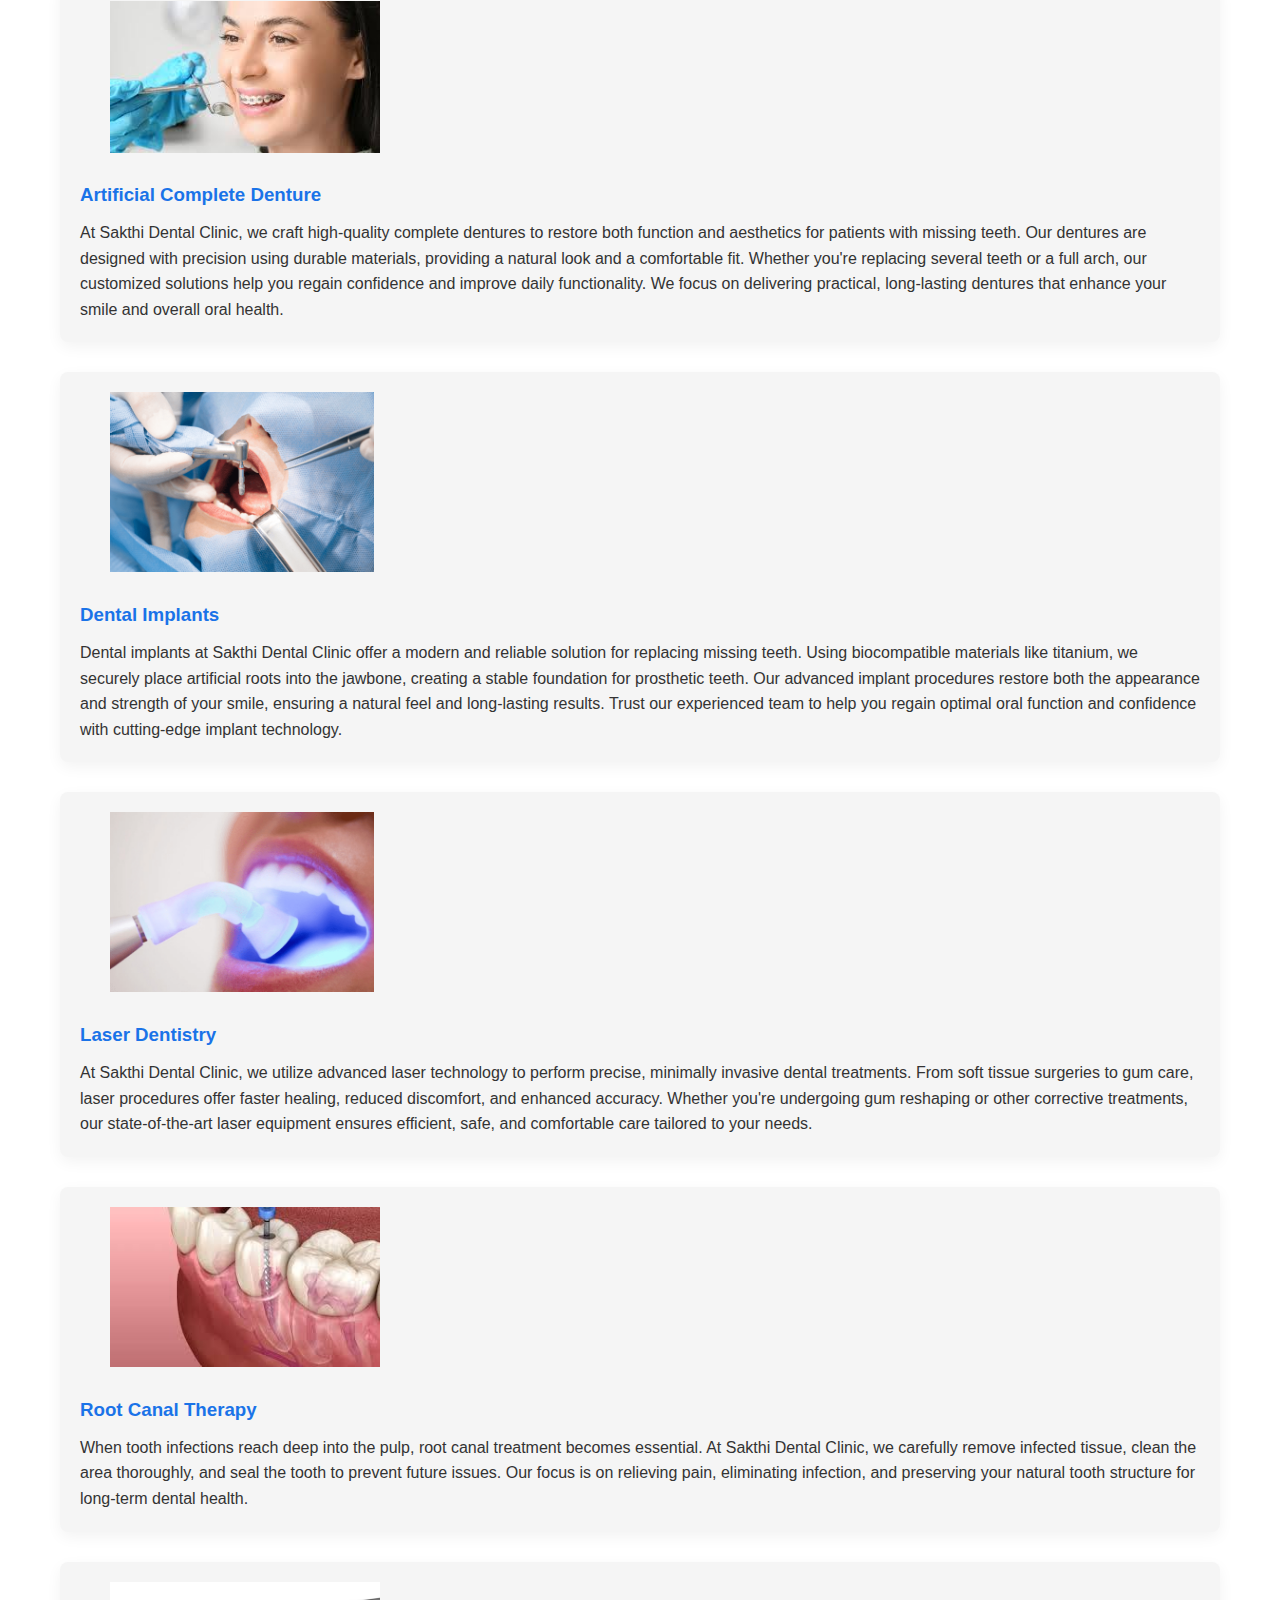
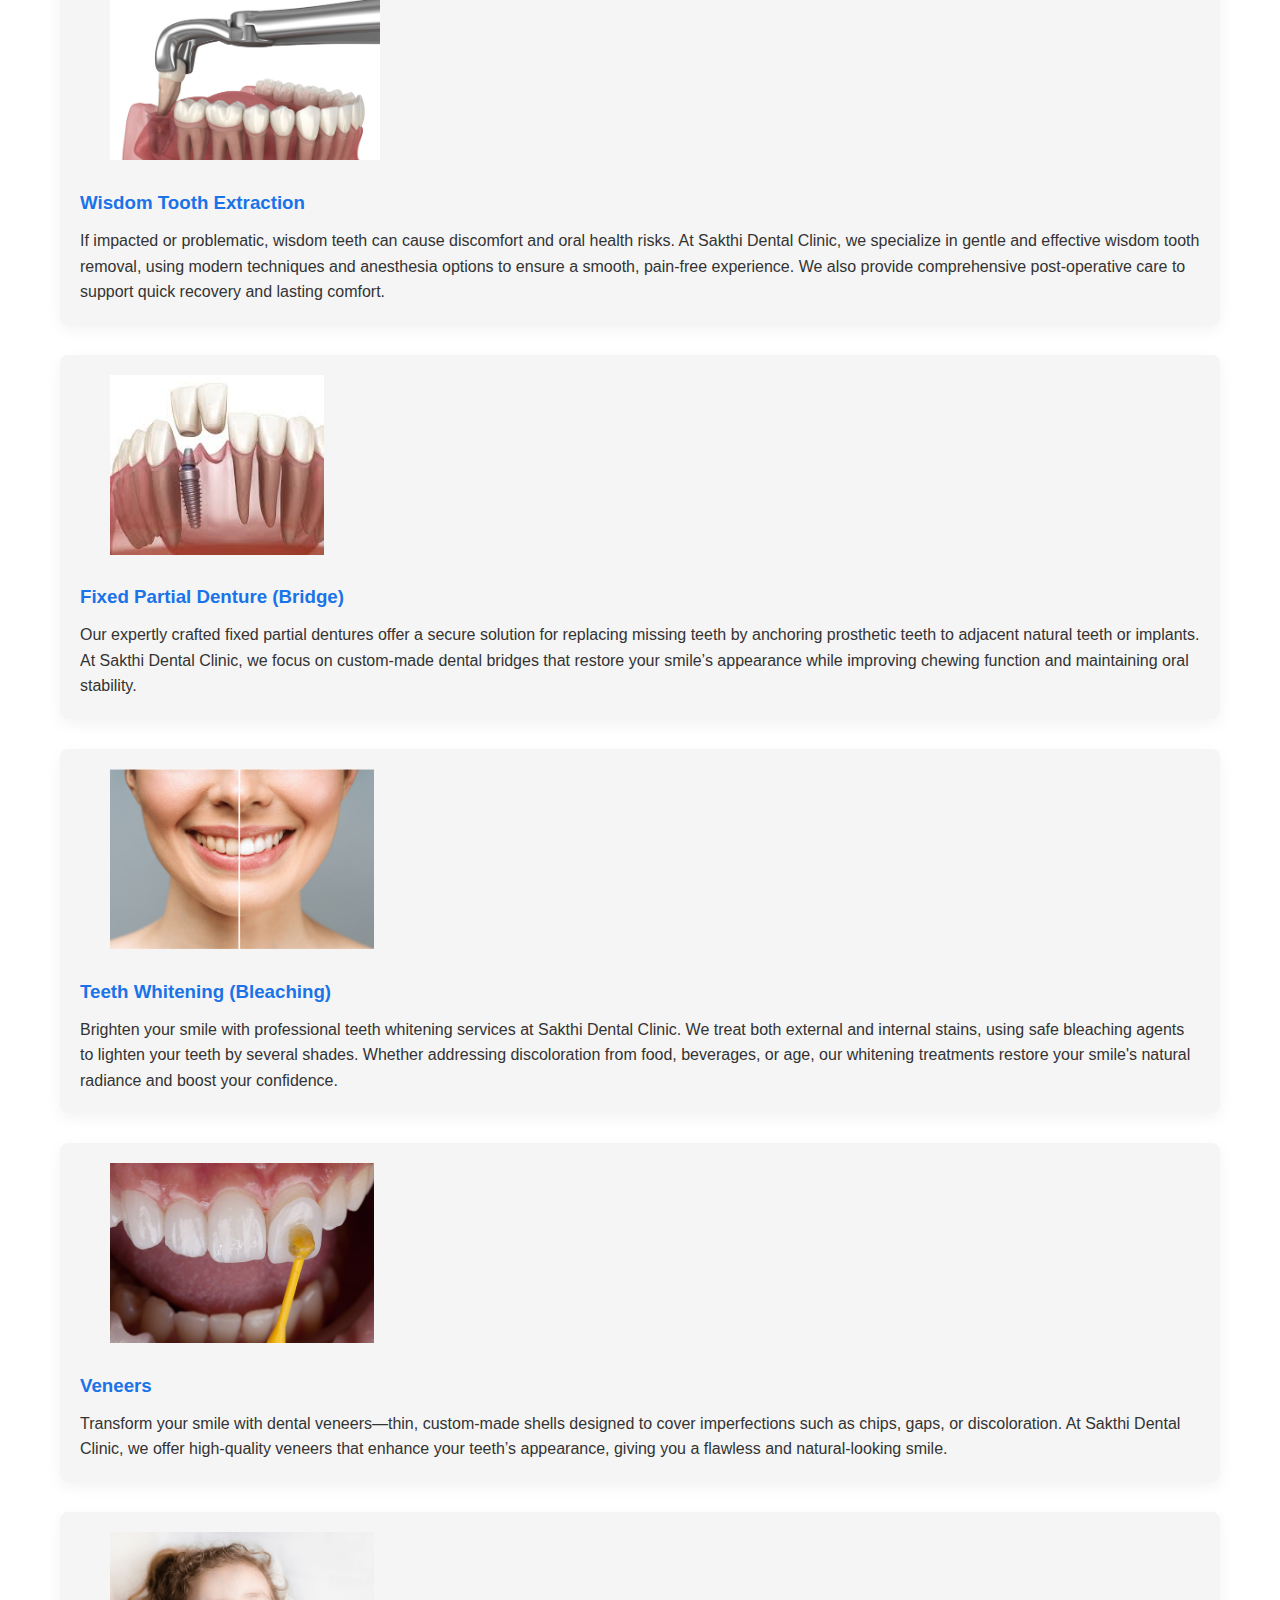
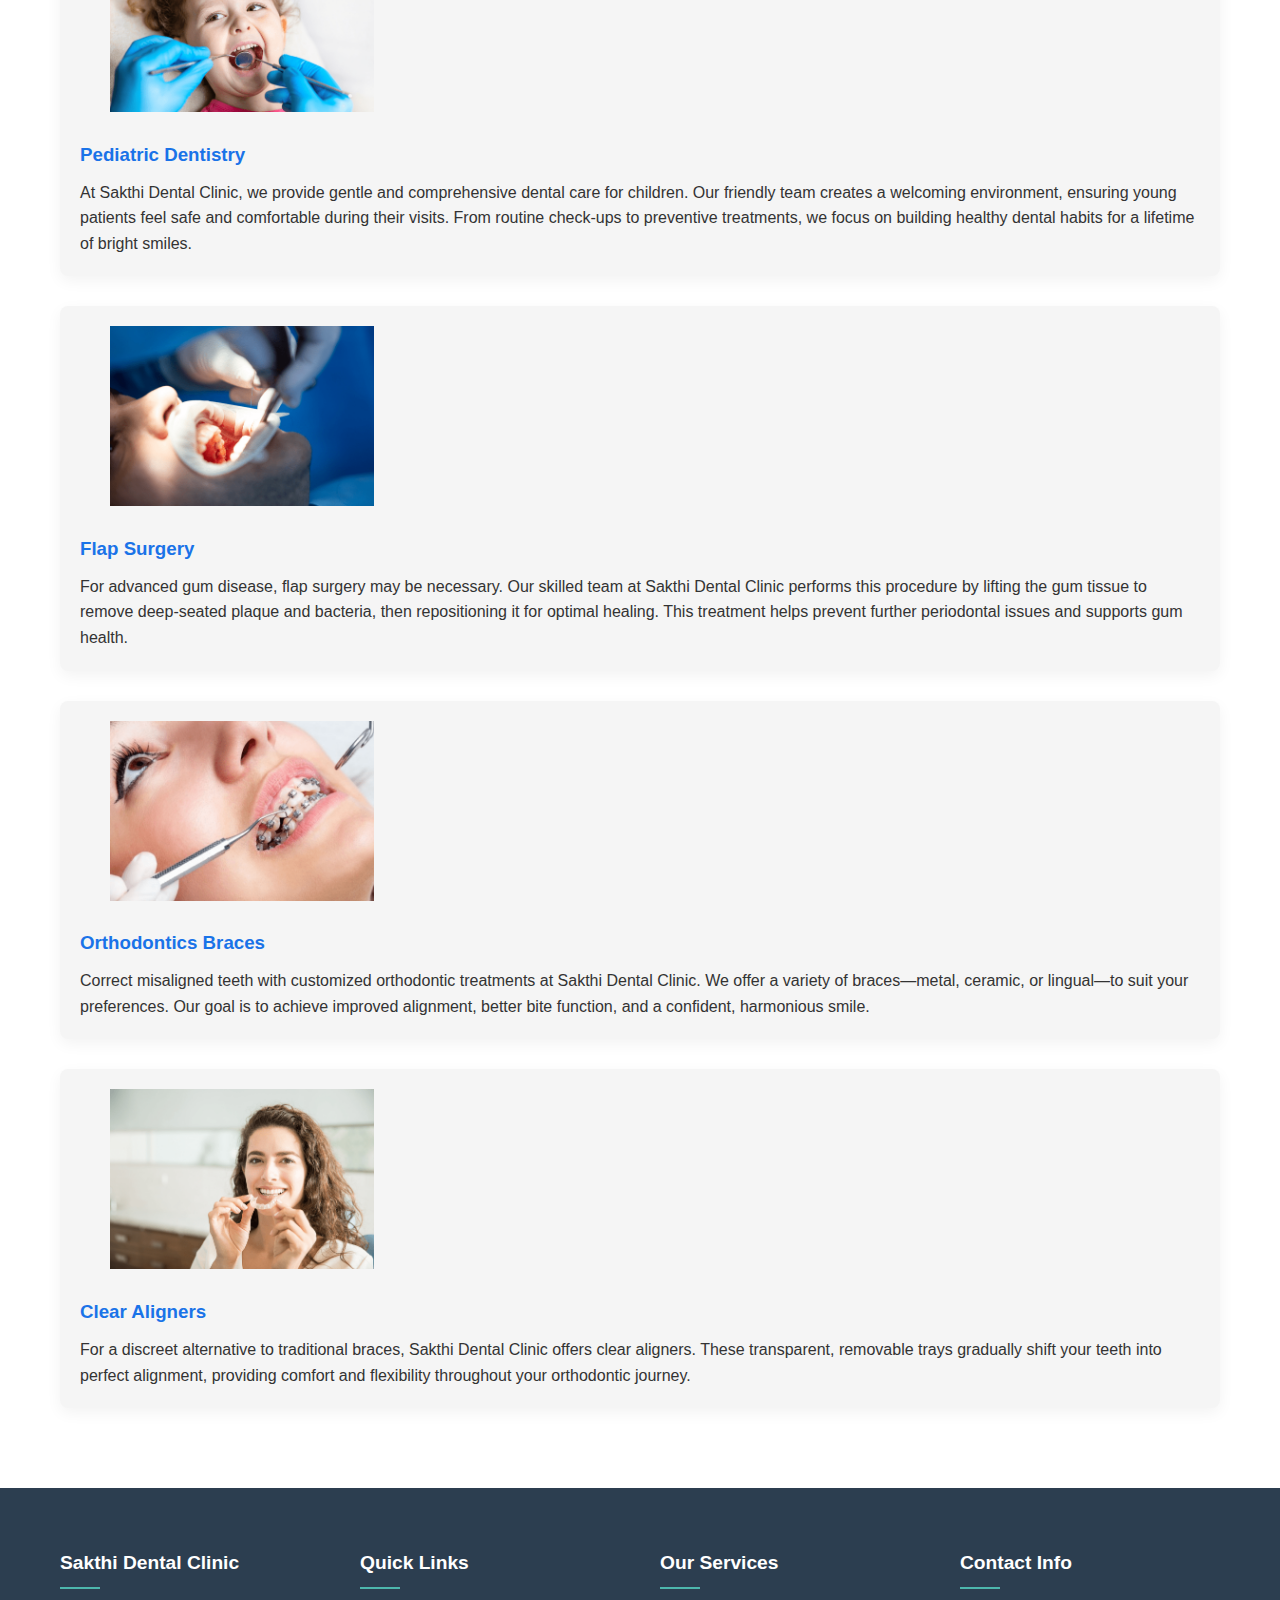
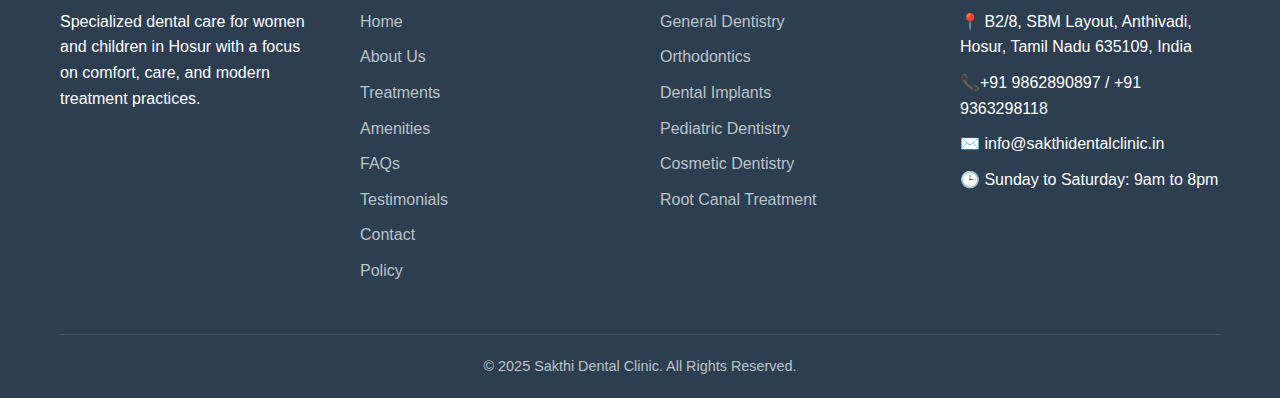
<file: sakini/treatments.html>
<!DOCTYPE html>
<html lang="en">
<head>
    <meta charset="UTF-8">
    <meta name="viewport" content="width=device-width, initial-scale=1.0">
    <title>Sakthi Dental Clinic | Specialized Dental Care for Women & Children</title>
    <link rel="stylesheet" type="text/css" href="style.css">
</head>
<body>
    <header>
        <div class="container header-container">
            <div class="logo">
                <!-- Placeholder for logo -->
            <div>
                <img src="images/SDC Logo.png">
            </div>
            </div>
        </div>
    </header>
        <section class="treatments" id="treatments">
            <div class="container">
                <div class="section-title">
                    <h2>Our Dental Treatments</h2>
                    <p>Comprehensive dental care for the entire family</p>
                </div>
                    <div class="treatment-card">
                        <img src="images/Tooth cleaning.jfif" alt="Teeth Cleaning" class="treatments">
                        <div class="treatment-content">
                            <h3>Teeth Cleaning or Scaling</h3>
                            <p>At Sakthi Dental Clinic, we offer advanced, non-surgical gum care using modern LASER technology for precise and effective treatment. Whether you're dealing with early signs of gum disease or a more advanced condition, our skilled professionals ensure thorough cleaning to restore gum health. Scaling is advised for moderate cases to remove plaque and tartar buildup, while more severe periodontal issues may require deep cleaning procedures like root planing, supported by LASER treatment. This approach not only treats existing problems but also serves as a crucial preparatory step before any surgical intervention.</p>
                        </div>
                    </div>
                    <div class="treatment-card" style="margin-top: 30px;">
                        <img src="images/Tooth-Filling.jpg" alt="Tooth Filling" class="treatments">
                        <div class="treatment-content">
                            <h3>Tooth Filling</h3>
                            <p>At Sakthi Dental Clinic, we specialize in restoring smiles through expert tooth filling services. Whether tooth damage is caused by cavities, trauma, or wear from habits like teeth grinding or nail-biting, our team uses high-quality materials and the latest techniques to repair and protect your teeth. We focus on sealing gaps effectively to prevent future decay and ensure long-term oral health. Our goal is to preserve your natural tooth structure while enhancing both function and appearance, giving you a healthier, more confident smile.</p>
                        </div>
                    </div>
                     <div class="treatment-card" style="margin-top: 30px;">
                        <img src="images/Tooth-Extraction.jpg" alt="Tooth-Extraction" class="treatments">
                        <div class="treatment-content">
                            <h3>Tooth Extraction</h3>
                            <p>When a tooth is beyond repair, Sakthi Dental Clinic ensures that the extraction process is handled with the utmost care and comfort. Our experienced dental team evaluates every option before recommending removal, but when necessary, we perform extractions using gentle techniques to minimize discomfort. We prioritize creating a stress-free environment, explaining each step to our patients. Your health and comfort are always our focus, and we aim to make tooth extraction as smooth and painless as possible, supporting you through every stage of recovery.</p>
                        </div>
                    </div>
                    <div class="treatment-card" style="margin-top: 30px;">
                        <img src="images/auto-denture.jfif" alt="Artificial Complete Denture" class="treatments">
                        <div class="treatment-content">
                            <h3>Artificial Complete Denture</h3>
                            <p>At Sakthi Dental Clinic, we craft high-quality complete dentures to restore both function and aesthetics for patients with missing teeth. Our dentures are designed with precision using durable materials, providing a natural look and a comfortable fit. Whether you're replacing several teeth or a full arch, our customized solutions help you regain confidence and improve daily functionality. We focus on delivering practical, long-lasting dentures that enhance your smile and overall oral health.</p>
                        </div>
                    </div>
                    <div class="treatment-card" style="margin-top: 30px;">
                        <img src="images/Impants.png" alt="Implants" class="treatments">
                        <div class="treatment-content">
                            <h3>Dental Implants</h3>
                            <p>Dental implants at Sakthi Dental Clinic offer a modern and reliable solution for replacing missing teeth. Using biocompatible materials like titanium, we securely place artificial roots into the jawbone, creating a stable foundation for prosthetic teeth. Our advanced implant procedures restore both the appearance and strength of your smile, ensuring a natural feel and long-lasting results. Trust our experienced team to help you regain optimal oral function and confidence with cutting-edge implant technology.</p>
                        </div>
                    </div>
                    <div class="treatment-card" style="margin-top: 30px;">
                        <img src="images/Laser-Surgery.png" alt="Laser Dentistry" class="treatments">
                        <div class="treatment-content">
                            <h3>Laser Dentistry</h3>
                            <p>At Sakthi Dental Clinic, we utilize advanced laser technology to perform precise, minimally invasive dental treatments. From soft tissue surgeries to gum care, laser procedures offer faster healing, reduced discomfort, and enhanced accuracy. Whether you're undergoing gum reshaping or other corrective treatments, our state-of-the-art laser equipment ensures efficient, safe, and comfortable care tailored to your needs.</p>
                        </div>
                    </div>
                    <div class="treatment-card" style="margin-top: 30px;">
                        <img src="images/root canal therapy.jfif" alt="Root Canal Therapy" class="treatments">
                        <div class="treatment-content">
                            <h3>Root Canal Therapy</h3>
                            <p>When tooth infections reach deep into the pulp, root canal treatment becomes essential. At Sakthi Dental Clinic, we carefully remove infected tissue, clean the area thoroughly, and seal the tooth to prevent future issues. Our focus is on relieving pain, eliminating infection, and preserving your natural tooth structure for long-term dental health.</p>
                        </div>
                    </div>
                    <div class="treatment-card" style="margin-top: 30px;">
                        <img src="images/Wisdom-Tooth-Extraction.jpg" alt="Wisdom Tooth Extraction" class="treatments">
                        <div class="treatment-content">
                            <h3>Wisdom Tooth Extraction</h3>
                            <p>If impacted or problematic, wisdom teeth can cause discomfort and oral health risks. At Sakthi Dental Clinic, we specialize in gentle and effective wisdom tooth removal, using modern techniques and anesthesia options to ensure a smooth, pain-free experience. We also provide comprehensive post-operative care to support quick recovery and lasting comfort.</p>
                        </div>
                    </div>
                    <div class="treatment-card" style="margin-top: 30px;">
                        <img src="images/Fixed Partial Denture.jfif" alt="Fixed Partial Denture" class="treatments">
                        <div class="treatment-content">
                            <h3>Fixed Partial Denture (Bridge)</h3>
                            <p>Our expertly crafted fixed partial dentures offer a secure solution for replacing missing teeth by anchoring prosthetic teeth to adjacent natural teeth or implants. At Sakthi Dental Clinic, we focus on custom-made dental bridges that restore your smile’s appearance while improving chewing function and maintaining oral stability.</p>
                        </div>
                    </div>
                    <div class="treatment-card" style="margin-top: 30px;">
                        <img src="images/Bleaching.png" alt="Orthodonic-Treatment" class="treatments">
                        <div class="treatment-content">
                            <h3>Teeth Whitening (Bleaching)</h3>
                            <p>Brighten your smile with professional teeth whitening services at Sakthi Dental Clinic. We treat both external and internal stains, using safe bleaching agents to lighten your teeth by several shades. Whether addressing discoloration from food, beverages, or age, our whitening treatments restore your smile's natural radiance and boost your confidence.</p>
                        </div>
                    </div>
                    <div class="treatment-card" style="margin-top: 30px;">
                        <img src="images/Veneer Treatment.jpg" alt="Orthodonic-Treatment" class="treatments">
                        <div class="treatment-content">
                            <h3>Veneers</h3>
                            <p>Transform your smile with dental veneers—thin, custom-made shells designed to cover imperfections such as chips, gaps, or discoloration. At Sakthi Dental Clinic, we offer high-quality veneers that enhance your teeth’s appearance, giving you a flawless and natural-looking smile.</p>
                        </div>
                    </div>
                    <div class="treatment-card" style="margin-top: 30px;">
                        <img src="images/Pediatric-dentistry.png" alt="Orthodonic-Treatment" class="treatments">
                        <div class="treatment-content">
                            <h3>Pediatric Dentistry</h3>
                            <p>At Sakthi Dental Clinic, we provide gentle and comprehensive dental care for children. Our friendly team creates a welcoming environment, ensuring young patients feel safe and comfortable during their visits. From routine check-ups to preventive treatments, we focus on building healthy dental habits for a lifetime of bright smiles.</p>
                        </div>
                    </div>
                    <div class="treatment-card" style="margin-top: 30px;">
                        <img src="images/Flap-surgery.png" alt="Orthodonic-Treatment" class="treatments">
                        <div class="treatment-content">
                            <h3>Flap Surgery</h3>
                            <p>For advanced gum disease, flap surgery may be necessary. Our skilled team at Sakthi Dental Clinic performs this procedure by lifting the gum tissue to remove deep-seated plaque and bacteria, then repositioning it for optimal healing. This treatment helps prevent further periodontal issues and supports gum health.</p>
                        </div>
                    </div>
                    <div class="treatment-card" style="margin-top: 30px;">
                        <img src="images/Orthodonic-Treatment.png" alt="Orthodonic-Treatment" class="treatments">
                        <div class="treatment-content">
                            <h3>Orthodontics Braces</h3>
                            <p>Correct misaligned teeth with customized orthodontic treatments at Sakthi Dental Clinic. We offer a variety of braces—metal, ceramic, or lingual—to suit your preferences. Our goal is to achieve improved alignment, better bite function, and a confident, harmonious smile.</p>
                        </div>
                    </div>
                    <div class="treatment-card" style="margin-top: 30px;">
                        <img src="images/Aligner.png" alt="Orthodonic-Treatment" class="treatments">
                        <div class="treatment-content">
                            <h3>Clear Aligners</h3>
                            <p>For a discreet alternative to traditional braces, Sakthi Dental Clinic offers clear aligners. These transparent, removable trays gradually shift your teeth into perfect alignment, providing comfort and flexibility throughout your orthodontic journey.</p>
                        </div>
                    </div>
            </div>
        </section>

    <!-- Footer -->
    <footer>
        <div class="container">
            <div class="footer-container">
                <div class="footer-col">
                    <h3>Sakthi Dental Clinic</h3>
                    <p>Specialized dental care for women and children in Hosur with a focus on comfort, care, and modern treatment practices.</p>
                </div>
                <div class="footer-col">
                    <h3>Quick Links</h3>
                    <ul>
                        <li><a href="index.html#home" target="blank">Home</a></li>
                        <li><a href="index.html#about" target="blank">About Us</a></li>
                        <li><a href="index.html#treatments" target="blank">Treatments</a></li>
                        <li><a href="index.html#amenities" target="blank">Amenities</a></li>
                        <li><a href="index.html#faq" target="blank">FAQs</a></li>
                        <li><a href="index.html#testimonials" target="blank">Testimonials</a></li>
                        <li><a href="index.html#contact" target="blank">Contact</a></li>
                        <li><a href="index.html#policy" target="blank">Policy</a></li>
                    </ul>
                </div>
                <div class="footer-col">
                    <h3>Our Services</h3>
                    <ul>
                        <li><a href="#general">General Dentistry</a></li>
                        <li><a href="#ortho">Orthodontics</a></li>
                        <li><a href="#implants">Dental Implants</a></li>
                        <li><a href="#pediatric">Pediatric Dentistry</a></li>
                        <li><a href="#cosmetic">Cosmetic Dentistry</a></li>
                        <li><a href="#rootcanal">Root Canal Treatment</a></li>
                    </ul>
                </div>
                <div class="footer-col">
                    <h3>Contact Info</h3>
                    <ul>
                        <li>📍 B2/8, SBM Layout, Anthivadi, Hosur, Tamil Nadu 635109, India</li>
                        <li>📞+91 9862890897 / +91 9363298118</li>
                        <li>✉️ info@sakthidentalclinic.in</li>
                        <li>🕒 Sunday to Saturday: 9am to 8pm</li>
                    </ul>
                </div>
            </div>
            <div class="footer-bottom">
                <p>&copy; 2025 Sakthi Dental Clinic. All Rights Reserved.</p>
            </div>
        </div>
    </footer>
</body>
</html>
</file>
<file: E-commerce/smth.css>
* {
    margin: 0;
    padding: 0;
    box-sizing: border-box;
}

:root {
    --primary-color: #2563eb;
    --secondary-color: #64748b;
    --accent-color: #f59e0b;
    --success-color: #10b981;
    --error-color: #ef4444;
    --text-dark: #1e293b;
    --text-light: #64748b;
    --bg-light: #f8fafc;
    --border-color: #e2e8f0;
    --white: #ffffff;
    --shadow: 0 4px 6px -1px rgba(0, 0, 0, 0.1);
    --shadow-lg: 0 10px 15px -3px rgba(0, 0, 0, 0.1);
    --transition: all 0.3s ease;
}

body {
    font-family: 'Segoe UI', Tahoma, Geneva, Verdana, sans-serif;
    line-height: 1.6;
    color: var(--text-dark);
    background-color: var(--bg-light);
}

.container {
    max-width: 1400px;
    margin: 0 auto;
    padding: 0 20px;
}

/* Header */
.header {
    background: var(--white);
    box-shadow: var(--shadow);
    position: sticky;
    top: 0;
    z-index: 100;
}

.header-content {
    display: flex;
    align-items: center;
    justify-content: space-between;
    padding: 1rem 0;
}

.logo h1 {
    color: var(--primary-color);
    font-size: 1.8rem;
}

.search-bar {
    display: flex;
    flex: 0 1 400px;
    margin: 0 2rem;
}

.search-bar input {
    flex: 1;
    padding: 0.75rem 1rem;
    border: 2px solid var(--border-color);
    border-radius: 8px 0 0 8px;
    font-size: 1rem;
    transition: var(--transition);
}

.search-bar input:focus {
    outline: none;
    border-color: var(--primary-color);
}

.search-btn {
    background: var(--primary-color);
    color: var(--white);
    border: none;
    padding: 0.75rem 1.5rem;
    border-radius: 0 8px 8px 0;
    cursor: pointer;
    transition: var(--transition);
}

.search-btn:hover {
    background: #1d4ed8;
}

.header-actions {
    display: flex;
    gap: 1rem;
    align-items: center;
}

.icon-btn {
    position: relative;
    background: none;
    border: none;
    font-size: 1.2rem;
    color: var(--text-dark);
    cursor: pointer;
    padding: 0.5rem;
    border-radius: 8px;
    transition: var(--transition);
}

.icon-btn:hover {
    background: var(--bg-light);
    color: var(--primary-color);
}

.badge {
    position: absolute;
    top: -5px;
    right: -5px;
    background: var(--error-color);
    color: var(--white);
    border-radius: 50%;
    width: 18px;
    height: 18px;
    font-size: 0.7rem;
    display: flex;
    align-items: center;
    justify-content: center;
}

/* Main Layout */
.shop-layout {
    display: grid;
    grid-template-columns: 280px 1fr;
    gap: 2rem;
    padding: 2rem 0;
}

/* Filters Sidebar */
.filters-sidebar {
    background: var(--white);
    border-radius: 12px;
    padding: 1.5rem;
    box-shadow: var(--shadow);
    height: fit-content;
    position: sticky;
    top: 100px;
}

.filters-header {
    display: flex;
    justify-content: space-between;
    align-items: center;
    margin-bottom: 1.5rem;
    padding-bottom: 1rem;
    border-bottom: 1px solid var(--border-color);
}

.clear-filters {
    background: none;
    border: none;
    color: var(--primary-color);
    cursor: pointer;
    font-size: 0.9rem;
}

.filter-group {
    margin-bottom: 2rem;
}

.filter-group h4 {
    margin-bottom: 1rem;
    color: var(--text-dark);
    font-size: 1rem;
}

.filter-options {
    display: flex;
    flex-direction: column;
    gap: 0.75rem;
}

.filter-option {
    display: flex;
    align-items: center;
    gap: 0.75rem;
    cursor: pointer;
    padding: 0.25rem 0;
}

.filter-option input {
    display: none;
}

.checkmark {
    width: 18px;
    height: 18px;
    border: 2px solid var(--border-color);
    border-radius: 4px;
    display: flex;
    align-items: center;
    justify-content: center;
    transition: var(--transition);
}

.filter-option input:checked + .checkmark {
    background: var(--primary-color);
    border-color: var(--primary-color);
}

.filter-option input:checked + .checkmark::after {
    content: '✓';
    color: var(--white);
    font-size: 0.8rem;
}

/* Price Range */
.price-inputs {
    display: flex;
    align-items: center;
    gap: 0.5rem;
    margin-bottom: 1rem;
}

.price-inputs input {
    width: 80px;
    padding: 0.5rem;
    border: 1px solid var(--border-color);
    border-radius: 4px;
    text-align: center;
}

.price-slider {
    position: relative;
    height: 4px;
    background: var(--border-color);
    border-radius: 2px;
    margin: 1.5rem 0;
}

.price-slider .slider {
    position: absolute;
    width: 100%;
    height: 4px;
    background: none;
    pointer-events: none;
    -webkit-appearance: none;
}

.slider::-webkit-slider-thumb {
    pointer-events: all;
    width: 18px;
    height: 18px;
    border-radius: 50%;
    background: var(--primary-color);
    cursor: pointer;
    -webkit-appearance: none;
}

.price-display {
    text-align: center;
    color: var(--text-light);
    font-size: 0.9rem;
}

/* Products Section */
.products-header {
    display: flex;
    justify-content: space-between;
    align-items: center;
    margin-bottom: 2rem;
}

.results-info {
    display: flex;
    align-items: center;
    gap: 1rem;
}

.active-filters {
    background: var(--primary-color);
    color: var(--white);
    padding: 0.25rem 0.75rem;
    border-radius: 20px;
    font-size: 0.8rem;
}

.sort-options {
    display: flex;
    align-items: center;
    gap: 0.5rem;
}

.sort-options select {
    padding: 0.5rem;
    border: 1px solid var(--border-color);
    border-radius: 6px;
    background: var(--white);
}

/* Products Grid */
.products-grid {
    display: grid;
    grid-template-columns: repeat(auto-fill, minmax(280px, 1fr));
    gap: 1.5rem;
    margin-bottom: 2rem;
}

.product-card {
    background: var(--white);
    border-radius: 12px;
    overflow: hidden;
    box-shadow: var(--shadow);
    transition: var(--transition);
    position: relative;
}

.product-card:hover {
    transform: translateY(-5px);
    box-shadow: var(--shadow-lg);
}

.product-image {
    height: 200px;
    background: var(--bg-light);
    display: flex;
    align-items: center;
    justify-content: center;
    padding: 1rem;
    position: relative;
}

.product-image img {
    max-width: 100%;
    max-height: 100%;
    object-fit: contain;
}

.product-badges {
    position: absolute;
    top: 10px;
    left: 10px;
    display: flex;
    flex-direction: column;
    gap: 0.5rem;
}

.badge-sale, .badge-new {
    padding: 0.25rem 0.5rem;
    border-radius: 4px;
    font-size: 0.7rem;
    font-weight: 600;
}

.badge-sale {
    background: var(--error-color);
    color: var(--white);
}

.badge-new {
    background: var(--success-color);
    color: var(--white);
}

.wishlist-btn {
    position: absolute;
    top: 10px;
    right: 10px;
    background: var(--white);
    border: none;
    width: 32px;
    height: 32px;
    border-radius: 50%;
    display: flex;
    align-items: center;
    justify-content: center;
    cursor: pointer;
    transition: var(--transition);
    box-shadow: var(--shadow);
}

.wishlist-btn:hover {
    background: var(--error-color);
    color: var(--white);
}

.wishlist-btn.active {
    background: var(--error-color);
    color: var(--white);
}

.product-content {
    padding: 1.5rem;
}

.product-category {
    color: var(--text-light);
    font-size: 0.8rem;
    text-transform: uppercase;
    margin-bottom: 0.5rem;
}

.product-title {
    font-size: 1.1rem;
    font-weight: 600;
    margin-bottom: 0.5rem;
    line-height: 1.4;
}

.product-rating {
    display: flex;
    align-items: center;
    gap: 0.5rem;
    margin-bottom: 1rem;
}

.stars {
    color: var(--accent-color);
}

.rating-count {
    color: var(--text-light);
    font-size: 0.9rem;
}

.product-price {
    display: flex;
    align-items: center;
    gap: 0.5rem;
    margin-bottom: 1rem;
}

.current-price {
    font-size: 1.25rem;
    font-weight: 700;
    color: var(--text-dark);
}

.original-price {
    font-size: 1rem;
    color: var(--text-light);
    text-decoration: line-through;
}

.product-features {
    display: flex;
    flex-direction: column;
    gap: 0.25rem;
    margin-bottom: 1rem;
}

.feature {
    display: flex;
    align-items: center;
    gap: 0.5rem;
    font-size: 0.8rem;
    color: var(--text-light);
}

.feature i {
    color: var(--success-color);
}

.product-actions {
    display: flex;
    gap: 0.5rem;
}

.btn {
    padding: 0.75rem 1.5rem;
    border: none;
    border-radius: 8px;
    font-weight: 600;
    cursor: pointer;
    transition: var(--transition);
    text-decoration: none;
    display: inline-flex;
    align-items: center;
    justify-content: center;
    gap: 0.5rem;
}

.btn.primary {
    background: var(--primary-color);
    color: var(--white);
    flex: 1;
}

.btn.primary:hover {
    background: #1d4ed8;
}

.btn.secondary {
    background: var(--bg-light);
    color: var(--text-dark);
    border: 1px solid var(--border-color);
}

.btn.secondary:hover {
    background: var(--border-color);
}

.btn.success {
    background: var(--success-color);
    color: var(--white);
}

.btn.success:hover {
    background: #059669;
}

.quick-view {
    padding: 0.5rem;
    background: var(--white);
    border: 1px solid var(--border-color);
    color: var(--text-dark);
}

.quick-view:hover {
    background: var(--bg-light);
}

/* Image Styles */
.product-img, .cart-item-img, .quick-view-img {
    width: 100%;
    height: 100%;
    object-fit: cover;
    border-radius: 8px;
}

.cart-item-image, .order-item-img {
    width: 80px;
    height: 80px;
    border-radius: 8px;
    overflow: hidden;
}

.cart-item-image img, .order-item-img {
    width: 100%;
    height: 100%;
    object-fit: cover;
}

/* Out of Stock Badge */
.badge-out {
    background: var(--error-color);
    color: var(--white);
    padding: 0.25rem 0.5rem;
    border-radius: 4px;
    font-size: 0.7rem;
    font-weight: 600;
}

/* Stock Status */
.stock-status {
    display: flex;
    align-items: center;
    gap: 0.5rem;
    margin: 1rem 0;
    padding: 0.5rem;
    border-radius: 6px;
    font-weight: 600;
}

.stock-status.in-stock {
    background: #dcfce7;
    color: #166534;
}

.stock-status.out-of-stock {
    background: #fee2e2;
    color: #991b1b;
}

/* Order Item Info */
.order-item-info {
    display: flex;
    align-items: center;
    gap: 1rem;
}

.order-item-img {
    width: 50px;
    height: 50px;
    border-radius: 6px;
    object-fit: cover;
}

/* Modal */
.modal {
    display: none;
    position: fixed;
    z-index: 1000;
    left: 0;
    top: 0;
    width: 100%;
    height: 100%;
    background: rgba(0, 0, 0, 0.5);
    backdrop-filter: blur(5px);
}

.modal-content {
    background: var(--white);
    margin: 2rem auto;
    border-radius: 12px;
    width: 90%;
    max-width: 800px;
    max-height: 90vh;
    overflow-y: auto;
    position: relative;
    animation: modalSlideIn 0.3s ease;
}

@keyframes modalSlideIn {
    from {
        opacity: 0;
        transform: translateY(-50px);
    }
    to {
        opacity: 1;
        transform: translateY(0);
    }
}

.close {
    position: absolute;
    top: 1rem;
    right: 1.5rem;
    font-size: 2rem;
    cursor: pointer;
    color: var(--text-light);
    z-index: 1;
}

.close:hover {
    color: var(--text-dark);
}

/* Cart Sidebar */
.cart-sidebar {
    position: fixed;
    top: 0;
    right: -400px;
    width: 400px;
    height: 100vh;
    background: var(--white);
    box-shadow: -5px 0 15px rgba(0, 0, 0, 0.1);
    transition: var(--transition);
    z-index: 1001;
    display: flex;
    flex-direction: column;
}

.cart-sidebar.active {
    right: 0;
}

.cart-header {
    display: flex;
    justify-content: space-between;
    align-items: center;
    padding: 1.5rem;
    border-bottom: 1px solid var(--border-color);
}

.cart-content {
    flex: 1;
    display: flex;
    flex-direction: column;
}

.cart-items {
    flex: 1;
    padding: 1rem;
    overflow-y: auto;
}

.cart-item {
    display: flex;
    gap: 1rem;
    padding: 1rem;
    border-bottom: 1px solid var(--border-color);
}

.cart-item-image {
    width: 80px;
    height: 80px;
    background: var(--bg-light);
    border-radius: 8px;
    display: flex;
    align-items: center;
    justify-content: center;
}

.cart-item-details {
    flex: 1;
}

.cart-item-title {
    font-weight: 600;
    margin-bottom: 0.5rem;
}

.cart-item-price {
    color: var(--primary-color);
    font-weight: 600;
}

.cart-item-actions {
    display: flex;
    align-items: center;
    gap: 0.5rem;
    margin-top: 0.5rem;
}

.quantity-btn {
    width: 28px;
    height: 28px;
    border: 1px solid var(--border-color);
    background: var(--white);
    border-radius: 4px;
    cursor: pointer;
    display: flex;
    align-items: center;
    justify-content: center;
}

.quantity-input {
    width: 40px;
    text-align: center;
    border: 1px solid var(--border-color);
    border-radius: 4px;
    padding: 0.25rem;
}

.remove-item {
    color: var(--error-color);
    background: none;
    border: none;
    cursor: pointer;
    margin-left: auto;
}

.cart-summary {
    padding: 1.5rem;
    border-top: 1px solid var(--border-color);
}

.cart-total {
    display: flex;
    justify-content: space-between;
    align-items: center;
    margin-bottom: 1rem;
    font-weight: 600;
    font-size: 1.1rem;
}

.checkout-btn {
    width: 100%;
}

/* Checkout Steps */
.checkout-steps {
    display: flex;
    justify-content: center;
    margin-bottom: 2rem;
    padding: 0 2rem;
}

.step {
    display: flex;
    flex-direction: column;
    align-items: center;
    gap: 0.5rem;
    flex: 1;
    position: relative;
    color: var(--text-light);
}

.step::before {
    content: '';
    position: absolute;
    top: 12px;
    left: -50%;
    width: 100%;
    height: 2px;
    background: var(--border-color);
    z-index: -1;
}

.step:first-child::before {
    display: none;
}

.step.active {
    color: var(--primary-color);
}

.step.active span {
    background: var(--primary-color);
    color: var(--white);
}

.step span {
    width: 24px;
    height: 24px;
    border-radius: 50%;
    background: var(--border-color);
    color: var(--text-light);
    display: flex;
    align-items: center;
    justify-content: center;
    font-size: 0.8rem;
    font-weight: 600;
}

/* Checkout Form */
.checkout-form {
    padding: 0 2rem 2rem;
}

.checkout-step {
    display: none;
}

.checkout-step.active {
    display: block;
}

.form-grid {
    display: grid;
    grid-template-columns: 1fr 1fr;
    gap: 1rem;
    margin-bottom: 2rem;
}

.form-group {
    display: flex;
    flex-direction: column;
    gap: 0.5rem;
}

.form-group label {
    font-weight: 600;
    color: var(--text-dark);
}

.form-group input {
    padding: 0.75rem;
    border: 1px solid var(--border-color);
    border-radius: 6px;
    font-size: 1rem;
    transition: var(--transition);
}

.form-group input:focus {
    outline: none;
    border-color: var(--primary-color);
    box-shadow: 0 0 0 3px rgba(37, 99, 235, 0.1);
}

.form-row {
    display: grid;
    grid-template-columns: 1fr 1fr;
    gap: 1rem;
}

/* Shipping & Payment Options */
.shipping-options, .payment-methods {
    display: flex;
    flex-direction: column;
    gap: 1rem;
    margin-bottom: 2rem;
}

.shipping-option, .payment-method {
    display: flex;
    align-items: center;
    gap: 0.75rem;
    padding: 1rem;
    border: 1px solid var(--border-color);
    border-radius: 8px;
    cursor: pointer;
    transition: var(--transition);
}

.shipping-option:hover, .payment-method:hover {
    border-color: var(--primary-color);
}

.shipping-option input, .payment-method input {
    display: none;
}

.radio-checkmark {
    width: 18px;
    height: 18px;
    border: 2px solid var(--border-color);
    border-radius: 50%;
    display: flex;
    align-items: center;
    justify-content: center;
    transition: var(--transition);
}

.shipping-option input:checked + .radio-checkmark,
.payment-method input:checked + .radio-checkmark {
    border-color: var(--primary-color);
}

.shipping-option input:checked + .radio-checkmark::after,
.payment-method input:checked + .radio-checkmark::after {
    content: '';
    width: 8px;
    height: 8px;
    background: var(--primary-color);
    border-radius: 50%;
}

/* Order Summary */
.order-summary {
    background: var(--bg-light);
    border-radius: 8px;
    padding: 1.5rem;
    margin-bottom: 2rem;
}

.order-items {
    margin-bottom: 1.5rem;
}

.order-item {
    display: flex;
    justify-content: space-between;
    align-items: center;
    padding: 0.75rem 0;
    border-bottom: 1px solid var(--border-color);
}

.order-item:last-child {
    border-bottom: none;
}

.order-totals {
    border-top: 1px solid var(--border-color);
    padding-top: 1rem;
}

.total-row {
    display: flex;
    justify-content: space-between;
    align-items: center;
    margin-bottom: 0.5rem;
}

.grand-total {
    font-size: 1.2rem;
    font-weight: 700;
    color: var(--text-dark);
    border-top: 1px solid var(--border-color);
    padding-top: 1rem;
    margin-top: 1rem;
}

.checkout-actions {
    display: flex;
    gap: 1rem;
    justify-content: space-between;
}

/* Toast Notifications */
.toast {
    position: fixed;
    bottom: 2rem;
    right: 2rem;
    background: var(--text-dark);
    color: var(--white);
    padding: 1rem 1.5rem;
    border-radius: 8px;
    box-shadow: var(--shadow-lg);
    transform: translateY(100px);
    opacity: 0;
    transition: var(--transition);
    z-index: 1002;
}

.toast.show {
    transform: translateY(0);
    opacity: 1;
}

.toast.success {
    background: var(--success-color);
}

.toast.error {
    background: var(--error-color);
}

/* Load More */
.load-more {
    text-align: center;
    margin-top: 2rem;
}

/* Responsive Design */
@media (max-width: 1024px) {
    .shop-layout {
        grid-template-columns: 1fr;
    }
    
    .filters-sidebar {
        position: static;
    }
    
    .products-grid {
        grid-template-columns: repeat(auto-fill, minmax(250px, 1fr));
    }
}

@media (max-width: 768px) {
    .header-content {
        flex-wrap: wrap;
        gap: 1rem;
    }
    
    .search-bar {
        flex: 1;
        min-width: 100%;
        order: 3;
        margin: 0;
    }
    
    .products-header {
        flex-direction: column;
        gap: 1rem;
        align-items: flex-start;
    }
    
    .form-grid {
        grid-template-columns: 1fr;
    }
    
    .cart-sidebar {
        width: 100%;
        right: -100%;
    }
    
    .modal-content {
        margin: 1rem;
        width: calc(100% - 2rem);
    }
    
    .checkout-steps {
        padding: 0 1rem;
    }
    
    .checkout-form {
        padding: 0 1rem 1rem;
    }
}

@media (max-width: 480px) {
    .products-grid {
        grid-template-columns: 1fr;
    }
    
    .product-actions {
        flex-direction: column;
    }
    
    .checkout-actions {
        flex-direction: column;
    }
}

/* Loading States */
.loading {
    opacity: 0.6;
    pointer-events: none;
}

.skeleton {
    background: linear-gradient(90deg, #f0f0f0 25%, #e0e0e0 50%, #f0f0f0 75%);
    background-size: 200% 100%;
    animation: loading 1.5s infinite;
}

@keyframes loading {
    0% {
        background-position: 200% 0;
    }
    100% {
        background-position: -200% 0;
    }
}
</file>
<file: sakini/style.css>
/* Global Styles */
        :root {
            --primary: #1a73e8;
            --primary-light: #e8f0fe;
            --secondary: #f48fb1;
            --secondary-light: #fce4ec;
            --accent: #4db6ac;
            --text: #333333;
            --text-light: #666666;
            --white: #ffffff;
            --light-gray: #f5f5f5;
            --border: #e0e0e0;
        }
        
        * {
            margin: 0;
            padding: 0;
            box-sizing: border-box;
            font-family: 'Segoe UI', Tahoma, Geneva, Verdana, sans-serif;
        }
        
        body {
            color: var(--text);
            line-height: 1.6;
        }
        
        .container {
            width: 100%;
            max-width: 1200px;
            margin: 0 auto;
            padding: 0 20px;
        }
        
        section {
            padding: 80px 0;
        }
        
        .section-title {
            text-align: center;
            margin-bottom: 50px;
        }
        
        .section-title h2 {
            font-size: 2.2rem;
            color: var(--primary);
            margin-bottom: 15px;
        }
        
        .section-title p {
            color: var(--text-light);
            max-width: 600px;
            margin: 0 auto;
        }
        
        .btn {
            display: inline-block;
            padding: 12px 30px;
            background-color: var(--primary);
            color: var(--white);
            border: none;
            border-radius: 4px;
            font-size: 1rem;
            font-weight: 600;
            cursor: pointer;
            transition: all 0.3s ease;
            text-decoration: none;
        }
        
        .btn:hover {
            background-color: #0d62d0;
            transform: translateY(-2px);
            box-shadow: 0 4px 8px rgba(0, 0, 0, 0.1);
        }
        
        /* Header Styles */
        header {
            background-color: var(--white);
            box-shadow: 0 2px 10px rgba(0, 0, 0, 0.1);
            position: sticky;
            top: 0;
            z-index: 1000;
        }
        
        .header-container {
            display: flex;
            justify-content: space-between;
            align-items: center;
            padding: 15px 20px;
        }
        
        .logo {
            display: flex;
            align-items: center;
        }
        
        .logo img {
            height: 50px;
        }
        
        .logo-text {
            margin-left: 10px;
        }
        
        .logo-text h1 {
            font-size: 1.5rem;
            color: var(--primary);
        }
        
        .logo-text p {
            font-size: 0.8rem;
            color: var(--text-light);
        }
        
        nav ul {
            display: flex;
            list-style: none;
        }
        
        nav ul li {
            margin-left: 30px;
        }
        
        nav ul li a {
            text-decoration: none;
            color: var(--text);
            font-weight: 500;
            transition: color 0.3s ease;
        }
        
        nav ul li a:hover {
            color: var(--primary);
        }
        
        .mobile-menu-btn {
            display: none;
            background: none;
            border: none;
            font-size: 1.5rem;
            cursor: pointer;
            color: var(--primary);
        }
        
        /* Hero Section */
        .hero {
            background: linear-gradient(rgba(255, 255, 255, 0.9), rgba(255, 255, 255, 0.9));
            background-size: cover;
            background-position: center;
            padding: 100px 0;
            text-align: center;
        }
        
        .hero-content {
            max-width: 800px;
            margin: 0 auto;
        }
        
        .hero h1 {
            font-size: 2.8rem;
            margin-bottom: 20px;
            color: var(--primary);
        }
        
        .hero p {
            font-size: 1.2rem;
            margin-bottom: 30px;
            color: var(--text-light);
        }
        
        .hero-btns {
            display: flex;
            justify-content: center;
            gap: 20px;
        }
        
        .btn-secondary {
            background-color: var(--secondary);
        }
        
        .btn-secondary:hover {
            background-color: #f06292;
        }
        
        /* About Section */
        .about {
            background-color: var(--light-gray);
        }
        
        .about-content {
            display: flex;
            align-items: center;
            gap: 50px;
        }
        
        .about-text {
            flex: 1;
        }
        
        .about-text h3 {
            font-size: 1.8rem;
            margin-bottom: 20px;
            color: var(--primary);
        }
        
        .about-text p {
            margin-bottom: 20px;
        }
        
        .about-image {
            flex: 1;
            border-radius: 8px;
            overflow: hidden;
            box-shadow: 0 5px 15px rgba(0, 0, 0, 0.1);
        }
        
        .about-image img {
            width: 100%;
            height: auto;
            display: block;
        }
        
        /* Treatments Section */
        .treatments-grid {
            display: grid;
            grid-template-columns: repeat(auto-fill, minmax(280px, 1fr));
            gap: 30px;
            margin-bottom: 20px;
        }
        
        .treatment-card {
            background-color: var(--light-gray);
            border-radius: 8px;
            overflow: hidden;
            box-shadow: 0 5px 15px rgba(0, 0, 0, 0.05);
            transition: transform 0.3s ease;
        }
        
        .treatment-card:hover {
            transform: translateY(-5px);
        }
        
        .treatment-icon {
            height: 80px;
            display: flex;
            align-items: center;
            justify-content: center;
            background-color: var(--primary-light);
            color: var(--primary);
            font-size: 2rem;
        }
        
        .treatment-content {
            padding: 20px;
        }
        
        .treatment-content h3 {
            margin-bottom: 10px;
            color: var(--primary);
        }

        .treatments img{
            max-width: 20em;
            max-height: 200px;
            padding-top: 20px;
            padding-left: 50px;
        }

        #more-treatment{
            font-size: 1.2rem;
            margin-left: 40%;
            margin-bottom: -20px;
        }

        #more-treatment:hover{
            color: skyblue;
        }
        
        /* Amenities Section */
        .amenities {
            background-color: var(--light-gray);
        }
        
        .amenities-grid {
            display: grid;
            grid-template-columns: repeat(auto-fill, minmax(200px, 1fr));
            gap: 30px;
        }
        
        .amenity-card {
            background-color: var(--white);
            padding: 30px 20px;
            border-radius: 8px;
            text-align: center;
            box-shadow: 0 5px 15px rgba(0, 0, 0, 0.05);
        }
        
        .amenity-icon {
            font-size: 2.5rem;
            color: var(--accent);
            margin-bottom: 15px;
        }
        
        /* Testimonials Section */
        .testimonials-container {
            max-width: 800px;
            margin: 0 auto;
            position: relative;
        }
        
        .testimonial-card {
            background-color: var(--white);
            padding: 30px;
            border-radius: 8px;
            box-shadow: 0 5px 15px rgba(0, 0, 0, 0.05);
            margin: 0 20px;
        }
        
        .testimonial-text {
            font-style: italic;
            margin-bottom: 20px;
            position: relative;
        }
        
        .testimonial-text:before {
            content: "";
            font-size: 4rem;
            color: var(--primary-light);
            position: absolute;
            top: -20px;
            left: -10px;
            opacity: 0.5;
        }
        
        .testimonial-author {
            display: flex;
            align-items: center;
        }
        
        .author-avatar {
            width: 50px;
            height: 50px;
            border-radius: 50%;
            background-color: var(--secondary-light);
            display: flex;
            align-items: center;
            justify-content: center;
            margin-right: 15px;
            color: var(--secondary);
            font-weight: bold;
        }
        
        .author-info h4 {
            margin-bottom: 5px;
        }
        
        .author-info p {
            color: var(--text-light);
            font-size: 0.9rem;
        }

        /*Our doctors*/
        .doc-info {
            max-width: 800px;
            margin: 0 auto;
        }

        .our-doctors h2 {
            font-size: 2rem;
            margin-bottom: 20px;
            color: var(--primary);
        }

        .our-doctors h3 {
            font-size: 1.5rem;
            margin-bottom: 20px;
            color: var(--primary);
        }
        
        .our-doctors p {
            font-size: 1rem;
            margin-bottom: 30px;
            color: var(--text-light);
        }
        
        .our-doctors ol {
            font-size: 1rem;
            margin-bottom: 20px;
            color: var(--primary);;
        }

        .our-doctors li {
            font-size: 1rem;
            font-weight: bold;
            margin-top: -20px;
            margin-bottom: 20px;
            margin-left: 30px;
            color: var(--text-light);;
        }

        /*FaQs section*/
        .FAQs {
            background-color: var(--light-gray);
        }

        .faq-container {
            max-width: 800px;
            margin: 0 auto;
        }

        .FAQs h3 {
            font-size: 1.5rem;
            margin-bottom: 20px;
            color: var(--primary);
        }

        .FAQs ol {
            font-size: 1rem;
            margin-bottom: 20px;
            color: var(--primary);;
        }

        .FAQs li {
            font-size: 1rem;
            font-weight: bold;
            margin-top: -20px;
            margin-bottom: 20px;
            margin-left: 30px;
            color: var(--text-light);;
        }
        
        /* Contact Section */
        .contact {
            background-color: var(--light-gray);
        }
        
        .contact-container {
            display: flex;
            gap: 50px;
        }
        
        .contact-info {
            flex: 1;
        }
        
        .contact-info h3 {
            margin-bottom: 20px;
            color: var(--primary);
        }
        
        .contact-details {
            margin-bottom: 30px;
        }
        
        .contact-item {
            display: flex;
            align-items: flex-start;
            margin-bottom: 15px;
        }
        
        .contact-icon {
            margin-right: 15px;
            color: var(--primary);
            font-size: 1.2rem;
            min-width: 20px;
        }
        
        .contact-form {
            flex: 1;
            background-color: var(--white);
            padding: 30px;
            margin-bottom: 10px;
            border-radius: 8px;
            box-shadow: 0 5px 15px rgba(0, 0, 0, 0.05);
        }
        
        .form-group {
            margin-bottom: 20px;
        }
        
        .form-group label {
            display: block;
            margin-bottom: 8px;
            font-weight: 500;
        }
        
        .form-control {
            width: 100%;
            padding: 12px 15px;
            border: 1px solid var(--border);
            border-radius: 4px;
            font-size: 1rem;
        }

        /*Privacy policy section*/
        /*css styling for the privacy in the index.html file */
        .Ppolicy{
            margin-left: 40%;
            font-size: 1.2rem;
        }
        .Ppolicy:hover{
            color: skyblue;
        }

        /*css styling for the privacy in the policy.html file */
        .privacy{
            margin-top: -50px;
            margin-left: 10%;
            margin-right: 10%;
        }

        .privacy-container{
            max-width: 1000px;
        }

        .privacy h3 {
            font-size: 1.5rem;
            margin-bottom: 20px;
            color: var(--primary);
        }
        
        .privacy h4 {
            font-size: 1.2rem;
            margin-bottom: 20px;
            color: var(--primary);
        }

        .privacy p {
            font-size: 1rem;
            margin-bottom: 30px;
            color: var(--text-light);
        }
        
        .privacy ol {
            font-size: 1rem;
            margin-bottom: 20px;
            color: var(--primary);;
        }

        .privacy li {
            font-size: 1rem;
            font-weight: bold;
            margin-top: -20px;
            margin-bottom: 20px;
            margin-left: 30px;
            color: var(--text-light);;
        }
        
        /* Footer */
        footer {
            background-color: #2c3e50;
            color: var(--white);
            padding: 60px 0 20px;
        }
        
        .footer-container {
            display: grid;
            grid-template-columns: repeat(auto-fit, minmax(200px, 1fr));
            gap: 40px;
            margin-bottom: 40px;
        }
        
        .footer-col h3 {
            font-size: 1.2rem;
            margin-bottom: 20px;
            position: relative;
            padding-bottom: 10px;
        }
        
        .footer-col h3:after {
            content: '';
            position: absolute;
            left: 0;
            bottom: 0;
            width: 40px;
            height: 2px;
            background-color: var(--accent);
        }
        
        .footer-col ul {
            list-style: none;
        }
        
        .footer-col ul li {
            margin-bottom: 10px;
        }
        
        .footer-col ul li a {
            color: #bdc3c7;
            text-decoration: none;
            transition: color 0.3s ease;
        }
        
        .footer-col ul li a:hover {
            color: var(--white);
        }
        
        .footer-bottom {
            text-align: center;
            padding-top: 20px;
            border-top: 1px solid rgba(255, 255, 255, 0.1);
            color: #bdc3c7;
            font-size: 0.9rem;
        }
        
        /* Responsive Styles */
        @media (max-width: 992px) {
            .about-content {
                flex-direction: column;
            }
            
            .contact-container {
                flex-direction: column;
            }
        }
        
        @media (max-width: 768px) {
            .header-container {
                padding: 15px;
            }
            
            nav {
                display: none;
                position: absolute;
                top: 80px;
                left: 0;
                width: 100%;
                background-color: var(--white);
                box-shadow: 0 5px 10px rgba(0, 0, 0, 0.1);
            }
            
            nav.active {
                display: block;
            }
            
            nav ul {
                flex-direction: column;
                padding: 20px;
            }
            
            nav ul li {
                margin: 0 0 15px 0;
            }
            
            .mobile-menu-btn {
                display: block;
            }
            
            .hero h1 {
                font-size: 2.2rem;
            }
            
            .hero-btns {
                flex-direction: column;
                align-items: center;
            }
            
            .btn {
                width: 100%;
                max-width: 300px;
            }
        }
</file>
